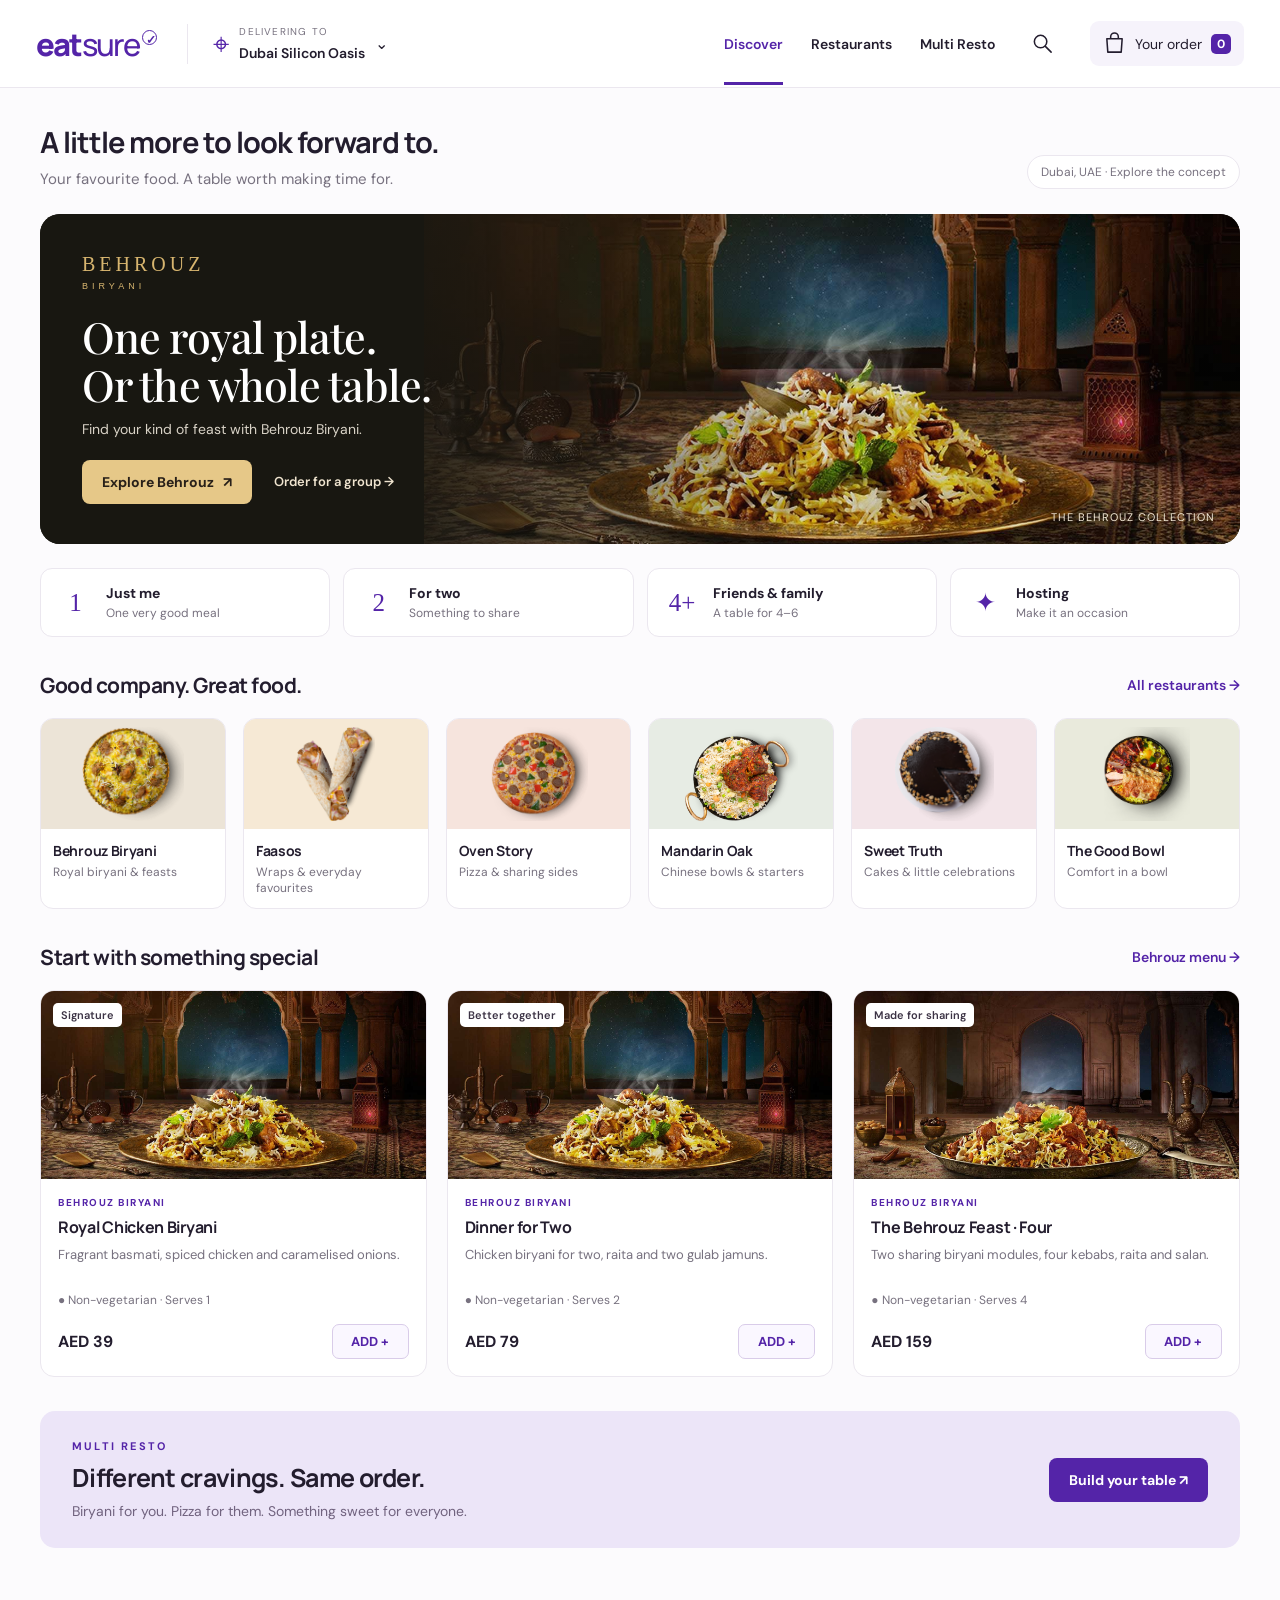
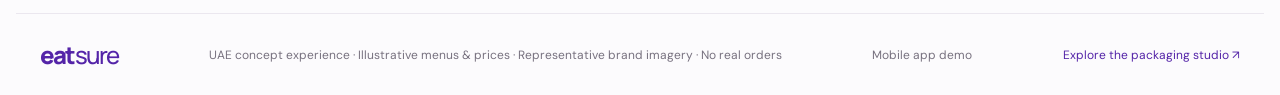
<file: index.html>
<!doctype html><html lang="en"><head><meta charset="utf-8"><meta name="viewport" content="width=device-width,initial-scale=1,viewport-fit=cover"><meta name="theme-color" content="#5424a8"><title>EatSure UAE · A little more to look forward to</title><meta name="description" content="Explore EatSure UAE and Behrouz Biryani in an interactive concept app, with an accompanying 3D packaging studio."><link rel="icon" href="data:image/svg+xml,%3Csvg xmlns='http://www.w3.org/2000/svg' viewBox='0 0 40 40'%3E%3Crect width='40' height='40' rx='12' fill='%235424a8'/%3E%3Ctext x='9' y='29' font-size='30' fill='white' font-family='sans-serif' font-weight='bold'%3Ee%3C/text%3E%3C/svg%3E"><link rel="stylesheet" href="styles.css"><link rel="stylesheet" href="mobile.css"><script type="importmap">{"imports":{"three":"./three.module.js"}}</script></head><body><header class="topbar"><div class="top-inner"><a href="#home" class="eatsure" aria-label="EatSure home">eat<span>sure</span><i>✓</i></a><button class="location" id="locationBtn"><span class="pin">⌖</span><span><small>DELIVERING TO</small><b id="locationText">Dubai Silicon Oasis</b></span><span>⌄</span></button><nav class="desktop-nav"><a href="#home" data-nav="home">Discover</a><a href="#brands" data-nav="brands">Restaurants</a><a href="#multi" data-nav="multi">Multi Resto</a></nav><button class="icon-button" id="searchBtn" aria-label="Search menu"><svg viewBox="0 0 24 24"><circle cx="10" cy="10" r="6.5"/><path d="m15 15 6 6"/></svg></button><button class="cart-button" id="cartBtn"><svg viewBox="0 0 24 24"><path d="M4 7h16l-1 14H5L4 7Zm4 0V5a4 4 0 0 1 8 0v2"/></svg><span>Your order</span><b id="cartCount">0</b></button></div></header><main id="app"></main><footer class="footer"><a href="#home" class="eatsure">eat<span>sure</span></a><span>UAE concept experience · Illustrative menus & prices · Representative brand imagery · No real orders</span><a href="mobile.html">Mobile app demo</a><a href="#packaging">Explore the packaging studio ↗</a></footer><nav class="mobile-nav" aria-label="App navigation"><a href="#home" data-nav="home"><svg viewBox="0 0 24 24" aria-hidden="true"><path d="m3 10 9-7 9 7v10H3Z"/><path d="M9 20v-7h6v7"/></svg><span>Home</span></a><a href="#brands" data-nav="brands"><svg viewBox="0 0 24 24" aria-hidden="true"><rect x="3" y="3" width="7" height="7" rx="2"/><rect x="14" y="3" width="7" height="7" rx="2"/><rect x="3" y="14" width="7" height="7" rx="2"/><rect x="14" y="14" width="7" height="7" rx="2"/></svg><span>Brands</span></a><a href="#multi" data-nav="multi"><svg viewBox="0 0 24 24" aria-hidden="true"><circle cx="12" cy="12" r="9"/><path d="M8 12h8m-4-4v8"/></svg><span>Multi Resto</span></a><a href="#packaging" data-nav="packaging"><svg viewBox="0 0 24 24" aria-hidden="true"><path d="m3 7 9-4 9 4v10l-9 4-9-4Z"/><path d="m3 7 9 5 9-5M12 12v9m-5-16 10 5"/></svg><span>Packaging</span></a><button id="mobileCart" aria-label="Open your order"><svg viewBox="0 0 24 24" aria-hidden="true"><path d="M4 7h16l-1 14H5ZM8 7V5a4 4 0 0 1 8 0v2"/></svg><span>Cart <b id="mobileCount">0</b></span></button></nav><dialog id="cartDialog" class="cart-dialog"><div id="cartContent"></div></dialog><dialog id="searchDialog" class="search-dialog"><div class="dialog-head"><h2>Find your next favourite</h2><button class="close" data-close="searchDialog" aria-label="Close search">×</button></div><label class="search-field"><svg viewBox="0 0 24 24"><circle cx="10" cy="10" r="6.5"/><path d="m15 15 6 6"/></svg><input id="searchInput" type="search" placeholder="Biryani, wraps, something sweet…"></label><div id="searchResults"></div></dialog><dialog id="locationDialog" class="small-dialog"><div class="dialog-head"><h2>Choose your neighbourhood</h2><button class="close" data-close="locationDialog" aria-label="Close location">×</button></div><p class="muted">Explore the concept in a Dubai neighbourhood.</p><div id="locations"></div></dialog><button class="mobile-cart-bar" id="mobileCartBar" data-open-cart hidden aria-label="View your order"><span><b id="mobileCartItems"></b><small id="mobileCartTotal"></small></span><span>View order</span></button><div id="toast" role="status" aria-live="polite"></div><script type="module" src="app.js"></script></body></html>
</file>
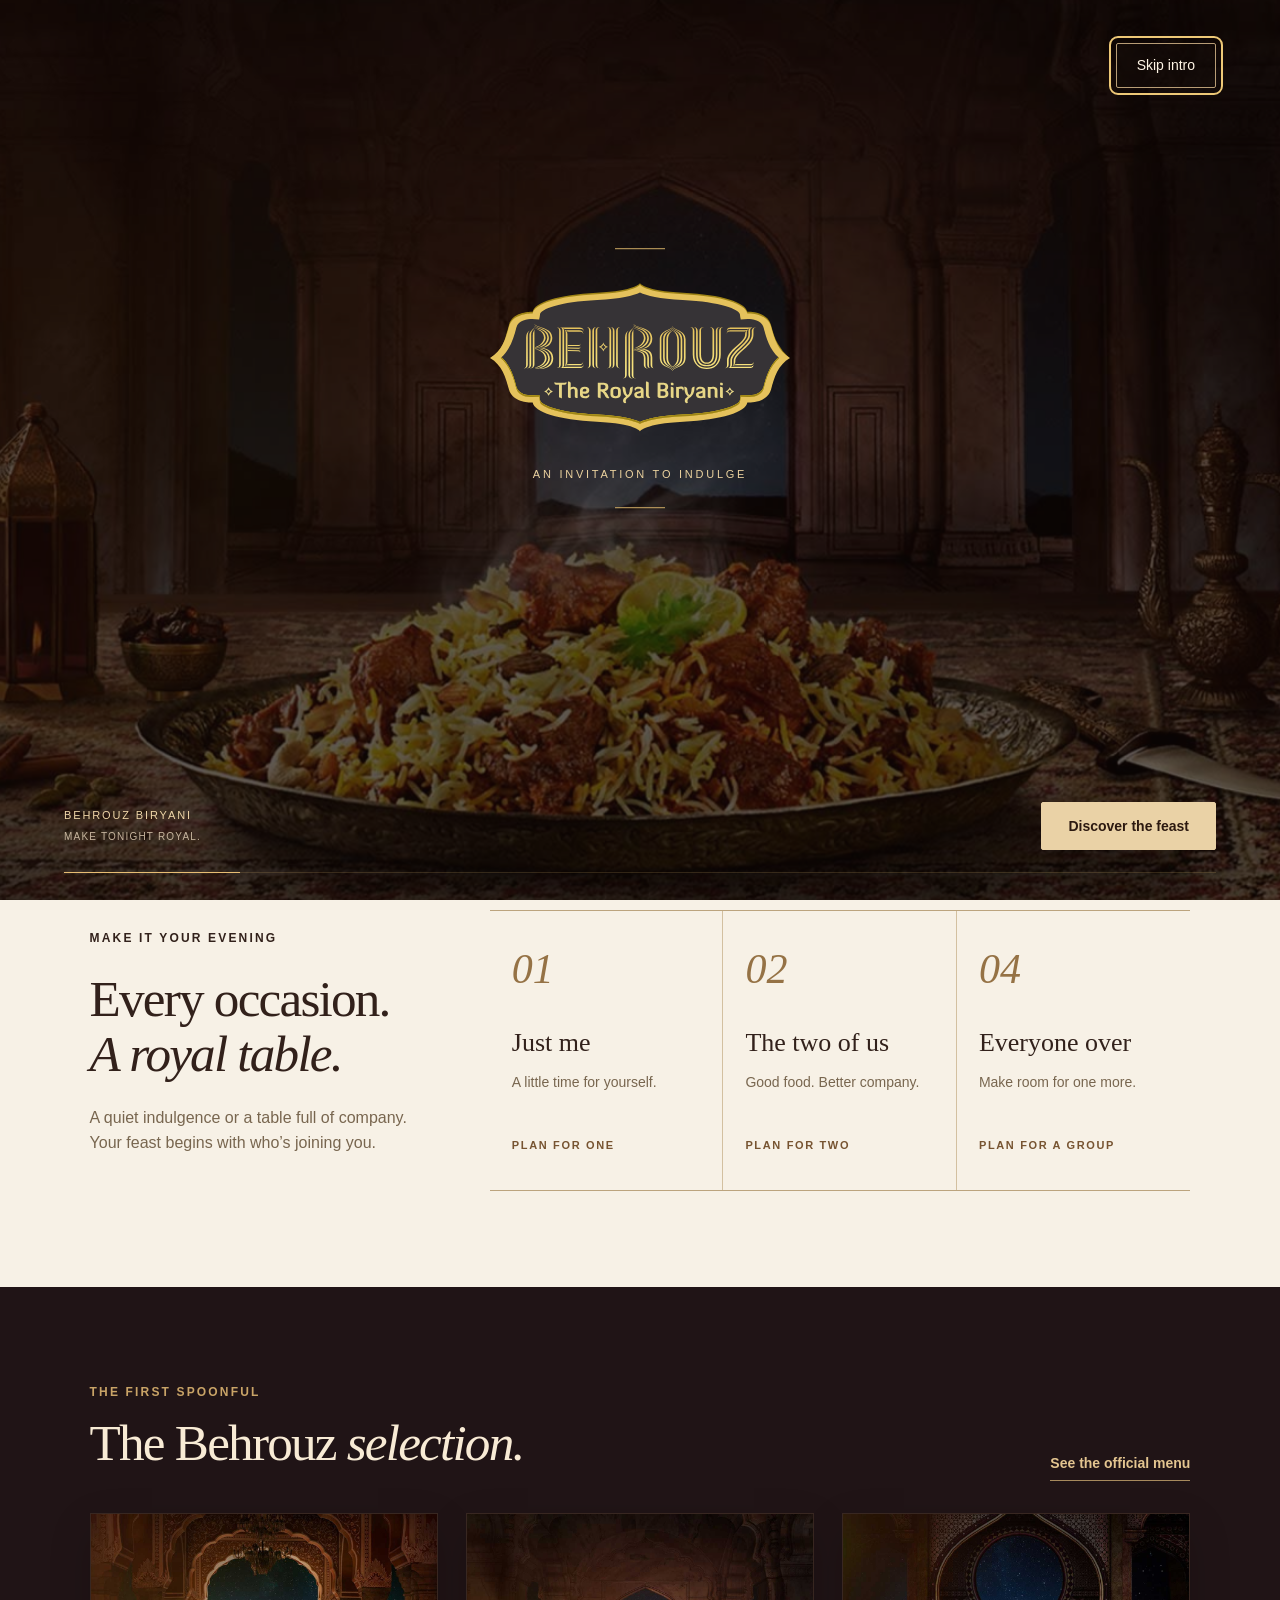
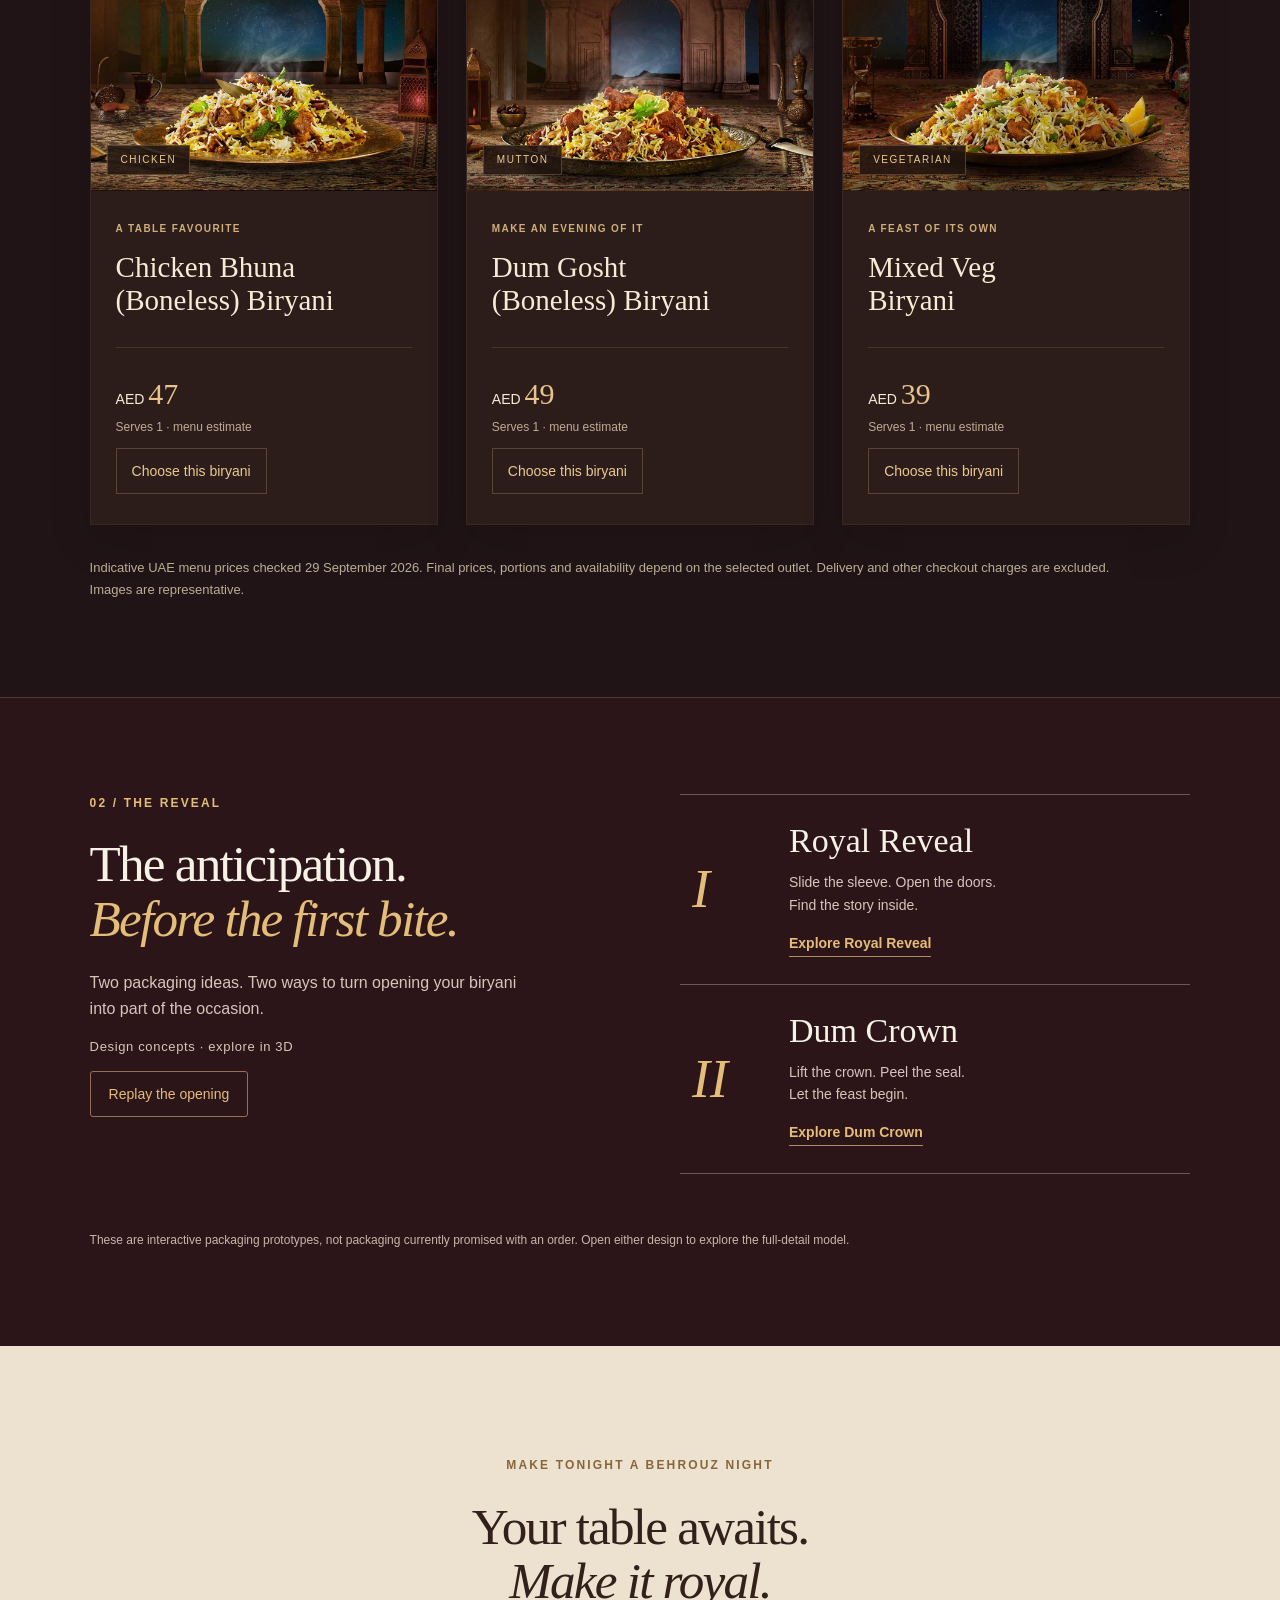
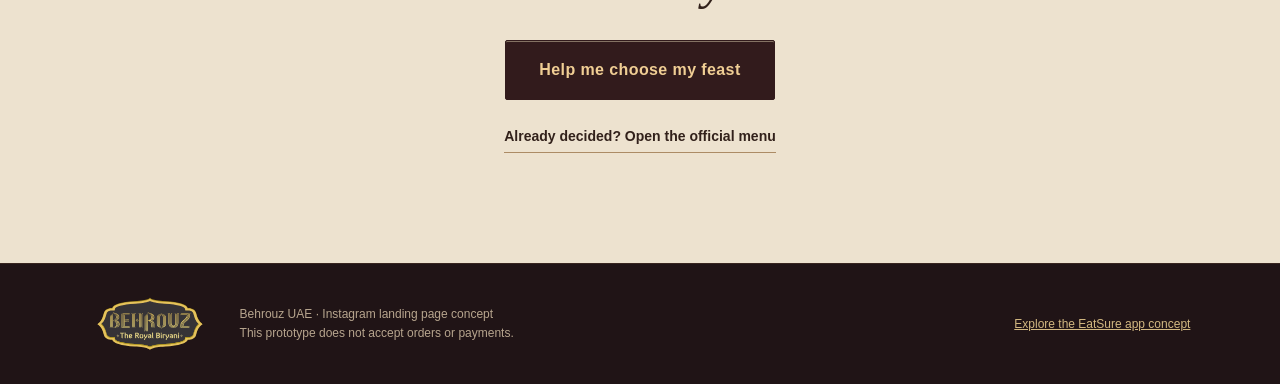
<file: behrouz.html>
<!doctype html>
<html lang="en"><head><meta charset="UTF-8"><meta name="viewport" content="width=device-width, initial-scale=1, viewport-fit=cover"><meta name="theme-color" content="#321719"><title>Behrouz Biryani · A feast worth pausing for</title><meta name="description" content="Find your Behrouz Biryani feast, explore two packaging concepts, and continue to the official UAE ordering menu."><link rel="icon" href="./behrouz-logo.svg" type="image/svg+xml"><link rel="stylesheet" href="behrouz.css"><link rel="stylesheet" href="brand-opening.css"><link rel="stylesheet" href="royal-landing.css"><script type="importmap">{"imports":{"three":"./three.module.js"}}</script><script type="module" src="behrouz.js"></script></head>
<body><a class="skip" href="#menu">Skip to the menu</a>
<header class="header"><a href="#" class="brand" aria-label="Behrouz Biryani home"><img src="./behrouz-logo.svg" alt="Behrouz Biryani" width="136" height="68"></a><nav aria-label="Main navigation"><a href="#menu">The menu</a><a href="#reveal">The reveal</a><button class="small-button" data-plan>Plan my feast</button></nav></header>
<main id="landing-main"><section class="hero"><img class="hero-image" src="./mutton-biryani.jpeg" alt="A platter of biryani against an ornate palace backdrop" width="1440" height="915" fetchpriority="high"><div class="hero-shade"></div><div class="hero-copy"><p class="eyebrow">BEHROUZ BIRYANI · UAE</p><h1>A feast worth<br><em>pausing for.</em></h1><p>Your evening deserves a little grandeur.<br>Let’s make it a Behrouz night.</p><div class="hero-actions"><button class="gold-button" data-plan>Plan my feast</button><a class="text-link" href="#menu">Explore the menu</a></div><span class="hero-caption">One quiet night. A table for two. Everyone over.</span></div><div class="hero-footer"><span>THE SCROLL STOPS. THE FEAST BEGINS.</span><span>01 / THE INVITATION</span></div></section>
<section class="occasions section" aria-labelledby="occasion-title"><div class="section-intro"><p class="eyebrow">MAKE IT YOUR EVENING</p><h2 id="occasion-title">Every occasion.<br><em>A royal table.</em></h2><p>A quiet indulgence or a table full of company.<br>Your feast begins with who’s joining you.</p></div><div class="occasion-grid"><button data-plan="1"><span class="occasion-number">01</span><h3>Just me</h3><p>A little time for yourself.</p><span class="occasion-label">PLAN FOR ONE</span></button><button data-plan="2"><span class="occasion-number">02</span><h3>The two of us</h3><p>Good food. Better company.</p><span class="occasion-label">PLAN FOR TWO</span></button><button data-plan="4"><span class="occasion-number">04</span><h3>Everyone over</h3><p>Make room for one more.</p><span class="occasion-label">PLAN FOR A GROUP</span></button></div></section>
<section id="menu" class="menu-section section"><div class="section-heading"><div><p class="eyebrow">THE FIRST SPOONFUL</p><h2>The Behrouz <em>selection.</em></h2></div><a class="text-link dark" href="https://order.behrouzbiryani.com/menu" target="_blank" rel="noopener">See the official menu</a></div><p class="menu-swipe-hint">Swipe to explore the selection</p><div class="menu-grid"><article class="dish"><div class="dish-image"><img src="./chicken-biryani.jpeg" alt="Chicken biryani serving suggestion" loading="lazy" width="1440" height="915"><span>CHICKEN</span></div><div class="dish-copy"><p class="eyebrow">A TABLE FAVOURITE</p><h3>Chicken Bhuna<br>(Boneless) Biryani</h3><div class="dish-bottom"><span>AED <strong>47</strong><small>Serves 1 · menu estimate</small></span><button data-dish="chicken" aria-label="Plan a feast with Chicken Bhuna Biryani">Choose this biryani</button></div></div></article><article class="dish"><div class="dish-image"><img src="./mutton-biryani.jpeg" alt="Mutton biryani serving suggestion" loading="lazy" width="1440" height="915"><span>MUTTON</span></div><div class="dish-copy"><p class="eyebrow">MAKE AN EVENING OF IT</p><h3>Dum Gosht<br>(Boneless) Biryani</h3><div class="dish-bottom"><span>AED <strong>49</strong><small>Serves 1 · menu estimate</small></span><button data-dish="mutton" aria-label="Plan a feast with Dum Gosht Biryani">Choose this biryani</button></div></div></article><article class="dish"><div class="dish-image"><img src="./veg-biryani.jpeg" alt="Vegetable biryani serving suggestion" loading="lazy" width="1440" height="915"><span>VEGETARIAN</span></div><div class="dish-copy"><p class="eyebrow">A FEAST OF ITS OWN</p><h3>Mixed Veg<br>Biryani</h3><div class="dish-bottom"><span>AED <strong>39</strong><small>Serves 1 · menu estimate</small></span><button data-dish="veg" aria-label="Plan a vegetarian feast">Choose this biryani</button></div></div></article></div><p class="fine-print">Indicative UAE menu prices checked 29 September 2026. Final prices, portions and availability depend on the selected outlet. Delivery and other checkout charges are excluded. Images are representative.</p></section>
<section id="reveal" class="reveal section"><div><p class="eyebrow">02 / THE REVEAL</p><h2>The anticipation.<br><em>Before the first bite.</em></h2><p>Two packaging ideas. Two ways to turn opening your biryani into part of the occasion.</p><p class="concept-note">Design concepts · explore in 3D</p><button id="replay-opening" class="replay-opening">Replay the opening</button></div><div class="reveal-designs"><button data-reveal="royal"><span class="design-index">I</span><div><h3>Royal Reveal</h3><p>Slide the sleeve. Open the doors.<br>Find the story inside.</p><span class="text-link">Explore Royal Reveal</span></div></button><button data-reveal="dum"><span class="design-index">II</span><div><h3>Dum Crown</h3><p>Lift the crown. Peel the seal.<br>Let the feast begin.</p><span class="text-link">Explore Dum Crown</span></div></button></div><p class="fine-print">These are interactive packaging prototypes, not packaging currently promised with an order. Open either design to explore the full-detail model.</p></section>
<section class="closing section"><p class="eyebrow">MAKE TONIGHT A BEHROUZ NIGHT</p><h2>Your table awaits.<br><em>Make it royal.</em></h2><button class="gold-button" data-plan>Help me choose my feast</button><a href="https://order.behrouzbiryani.com/menu" target="_blank" rel="noopener" class="text-link dark">Already decided? Open the official menu</a></section></main>
<footer class="footer"><img src="./behrouz-logo.svg" alt="Behrouz Biryani" width="120" height="60"><p>Behrouz UAE · Instagram landing page concept<br>This prototype does not accept orders or payments.</p><a href="mobile.html">Explore the EatSure app concept</a></footer>
<div class="mobile-cta"><span>Your royal table awaits.<br><b>Choose your evening’s feast.</b></span><button class="gold-button" data-plan>Plan my feast</button></div>
<dialog id="planner" aria-labelledby="planner-title"><div class="dialog-top"><div><p class="eyebrow">YOUR FEAST CONCIERGE</p><h2 id="planner-title">Let’s set the table.</h2></div><button class="close" data-close="planner" aria-label="Close feast planner">×</button></div><div id="planner-body"></div></dialog>
<dialog id="packaging-dialog" aria-labelledby="packagingTitle"><div class="dialog-top"><div><p class="eyebrow">PACKAGING CONCEPT</p><h2 id="packagingTitle">Explore the reveal</h2></div><button class="close" data-close="packaging-dialog" aria-label="Close packaging viewer">×</button></div><p id="packagingSubtitle" class="viewer-subtitle"></p><div class="design-tabs"><button data-pack-design="royal">Royal Reveal</button><button data-pack-design="dum">Dum Crown</button></div><div class="model-stage"><canvas id="modelCanvas"></canvas><div id="modelStatus" role="status">Loading the design…</div><div id="modelError" hidden></div><div class="model-overlay"><span class="eyebrow"></span><span id="modelStateLabel"></span></div></div><div class="studio-controls"><div id="modelModes" class="model-modes"></div><div class="animation-row"><button id="playModel">Play animation</button><label for="explodeRange">Progress</label><input id="explodeRange" type="range" min="0" max="100" value="0"><output id="animationProgress">0%</output><button id="resetModel">Reset</button></div></div><p class="viewer-help">Drag to rotate · pinch or scroll to zoom. Concept only; not an orderable packaging option.</p><div hidden><h3 id="exploreDesignTitle"></h3><div id="modelLayers"></div><div id="modelSteps"></div><span id="caseDimensions"></span><span id="moduleCount"></span><h3 id="componentTitle"></h3><p id="componentDetail"></p></div></dialog>
<dialog id="brand-opening" class="brand-opening" data-scene="brand" aria-label="Behrouz Biryani opening advertisement" aria-describedby="opening-description">
<div class="ad-picture" aria-hidden="true"><img id="ad-royal-image" src="./mutton-biryani.jpeg" alt="" width="1440" height="915" fetchpriority="high"></div><div class="ad-shade" aria-hidden="true"></div>
<div class="opening-top"><img class="ad-corner-logo" src="./behrouz-logo.svg" width="164" height="83" alt="Behrouz Biryani"><button id="skip-opening" class="skip-opening">Skip intro</button></div>
<div class="ad-brand-card" aria-hidden="true"><span class="ad-brand-line"></span><img src="./behrouz-logo.svg" width="340" height="171" alt=""><p>AN INVITATION TO INDULGE</p><span class="ad-brand-line"></span></div>
<div class="ad-copy"><p class="ad-kicker">THE BEHROUZ EXPERIENCE</p><div class="ad-headlines"><h2 class="ad-grain">Every grain.<br><em>A little grandeur.</em></h2><h2 class="ad-royal">A feast fit<br><em>for royalty.</em></h2></div><p class="ad-description" id="opening-description">Turn an ordinary evening into a royal occasion.</p></div>
<div class="box-opening-copy"><p class="eyebrow">YOUR ROYAL INVITATION</p><h2 id="box-opening-title">A little ceremony.<br><em>Just for you.</em></h2></div><div id="box-opening-stage" class="box-opening-stage"><canvas id="box-opening-canvas" aria-label="Royal Reveal biryani packaging: the sleeve slides off, the doors open, and the story card is revealed"></canvas><p id="box-loading" role="status">Preparing your royal reveal…</p></div><div class="opening-bottom"><p id="box-opening-hint" class="box-opening-hint" role="status">Royal Reveal · Packaging concept</p><div class="ad-signoff"><span>BEHROUZ BIRYANI</span><span>MAKE TONIGHT ROYAL.</span></div><button class="ad-enter" id="enter-feast">Discover the feast</button><div class="opening-progress" aria-hidden="true"><span id="opening-progress-fill"></span></div></div>
</dialog><script type="module" src="brand-opening.js"></script>
</body></html>
</file>
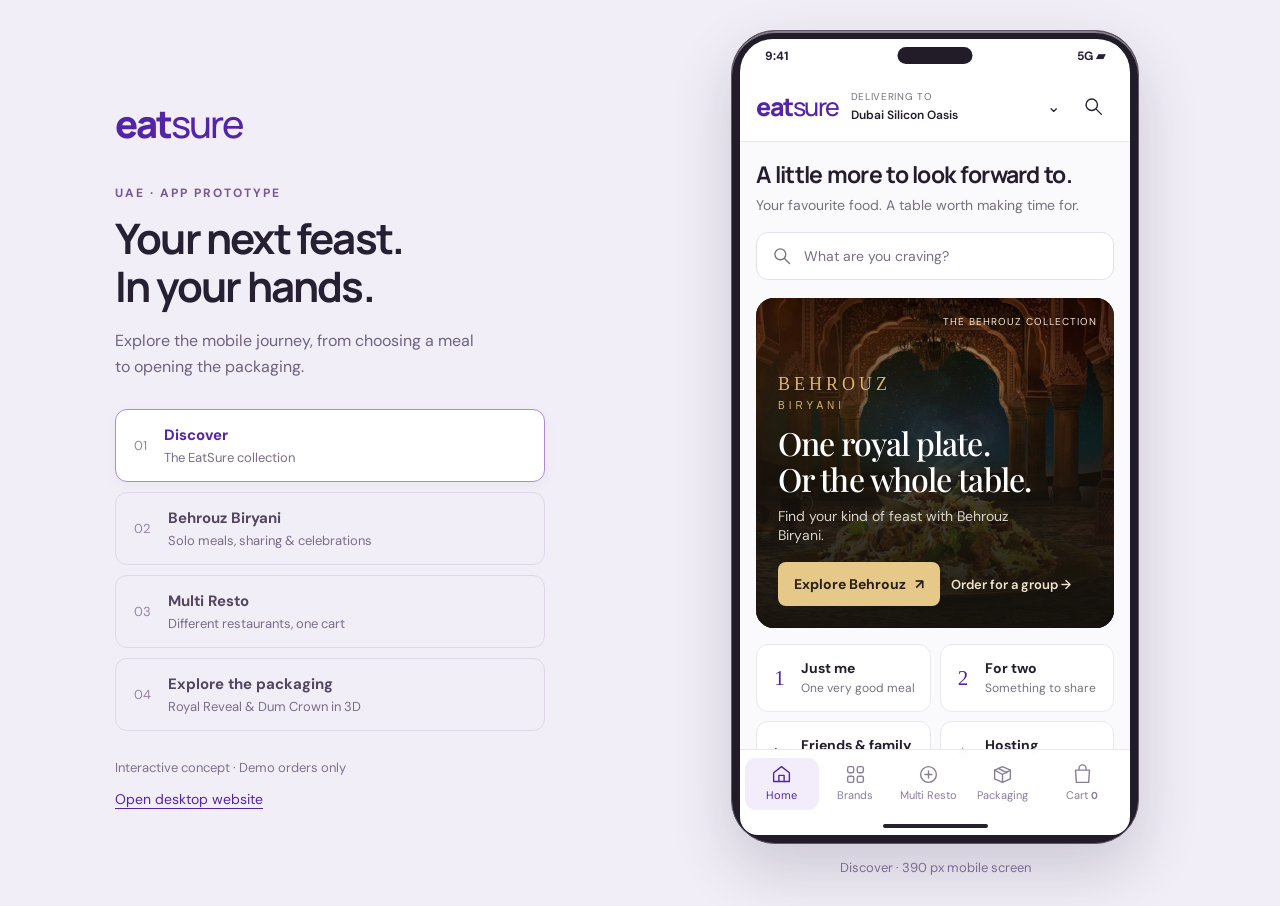
<file: mobile.html>
<!doctype html>
<html lang="en"><head><meta charset="utf-8"><meta name="viewport" content="width=device-width,initial-scale=1"><meta name="theme-color" content="#5424a8"><title>EatSure UAE · Mobile app preview</title><link rel="stylesheet" href="mobile-preview.css"><script src="mobile-preview.js" defer></script></head>
<body><main class="presentation"><aside class="presentation-notes"><a class="wordmark" href="./index.html">eat<span>sure</span></a><p class="kicker">UAE · APP PROTOTYPE</p><h1>Your next feast.<br>In your hands.</h1><p class="intro">Explore the mobile journey, from choosing a meal to opening the packaging.</p><nav class="screen-shortcuts" aria-label="Preview screens"><button data-screen="home" class="active"><span>01</span><div><b>Discover</b><small>The EatSure collection</small></div></button><button data-screen="brand/behrouz"><span>02</span><div><b>Behrouz Biryani</b><small>Solo meals, sharing & celebrations</small></div></button><button data-screen="multi"><span>03</span><div><b>Multi Resto</b><small>Different restaurants, one cart</small></div></button><button data-screen="packaging"><span>04</span><div><b>Explore the packaging</b><small>Royal Reveal & Dum Crown in 3D</small></div></button></nav><p class="preview-note">Interactive concept · Demo orders only</p><a class="desktop-link" href="./index.html">Open desktop website</a></aside><section class="device-area" aria-label="Interactive mobile app"><div class="device"><div class="device-top" aria-hidden="true"><span>9:41</span><span class="device-speaker"></span><span>5G ▰</span></div><iframe id="appFrame" title="EatSure mobile app prototype" src="./index.html?mobile=1#home" allow="fullscreen"></iframe><div class="device-bottom" aria-hidden="true"><span></span></div></div><p class="screen-caption" id="screenCaption" aria-live="polite">Discover · 390 px mobile screen</p></section></main></body></html>
</file>
<file: styles.css>
@import url('https://fonts.googleapis.com/css2?family=DM+Sans:wght@400;500;600;700&family=Manrope:wght@400;500;600;700;800&family=Playfair+Display:wght@500;600;700&display=swap');
:root{--purple:#5424a8;--ink:#231d2e;--muted:#77717f;--line:#ebe7ef;--paper:#fff;--light:#f6f3fb;--gold:#c19a56}*{box-sizing:border-box}body{margin:0;background:#fcfbfd;color:var(--ink);font-family:'DM Sans',Arial,sans-serif;font-size:16px}button,input,select{font:inherit}button,a,input,select{-webkit-tap-highlight-color:transparent}button,a{touch-action:manipulation}button{cursor:pointer}a{color:inherit;text-decoration:none}button{border:0;background:none;color:inherit}button:focus-visible,a:focus-visible,input:focus-visible,select:focus-visible{outline:3px solid #ac82f0;outline-offset:4px}button:disabled{opacity:.5;cursor:not-allowed}svg{width:23px;height:23px;fill:none;stroke:currentColor;stroke-width:1.6;stroke-linecap:round;stroke-linejoin:round}h1,h2,h3,p{margin:0}h1,h2,h3{font-family:Manrope,Arial,sans-serif}img{max-width:100%;display:block}small,.small{font-size:13px}.muted{color:var(--muted)}.topbar{height:88px;background:white;border-bottom:1px solid var(--line);position:sticky;top:0;z-index:30}.top-inner{max-width:1320px;height:100%;margin:auto;display:flex;align-items:center;gap:30px;padding:0 36px}.eatsure{font-family:Manrope,sans-serif;font-weight:800;font-size:31px;letter-spacing:-1.8px;color:var(--purple);white-space:nowrap}.eatsure span{font-weight:500}.eatsure i{font-size:12px;border:1px solid;border-radius:50%;display:inline-grid;place-items:center;width:15px;height:15px;vertical-align:top;margin:7px 0 0 3px;font-style:normal}.location{display:flex;align-items:center;gap:10px;text-align:left;padding-left:25px;border-left:1px solid var(--line)}.location small{font-size:10px;letter-spacing:1.2px;color:var(--muted);display:block;margin-bottom:4px}.location b{font-size:14px;font-weight:600}.pin{font-size:29px;color:var(--purple)}.desktop-nav{display:flex;align-items:center;gap:28px;margin-left:auto;font-size:14px;font-weight:600}.desktop-nav a{padding:32px 0}.desktop-nav a.active{color:var(--purple);box-shadow:inset 0 -3px var(--purple)}.icon-button{display:grid;place-items:center}.cart-button{display:flex;gap:9px;align-items:center;background:var(--light);padding:11px 13px;border-radius:9px;font-size:14px}.cart-button b{background:var(--purple);color:white;border-radius:5px;padding:2px 6px;font-size:12px}main{max-width:1248px;min-height:65vh;margin:0 auto;padding:34px 24px 65px}.eyebrow{font-size:11px;letter-spacing:2.2px;font-weight:700;text-transform:uppercase}.page-intro{display:flex;justify-content:space-between;align-items:flex-end;margin-bottom:25px;gap:20px}.page-intro h1{font-size:29px;letter-spacing:-1px;margin-bottom:7px}.page-intro p{font-size:15px;color:var(--muted)}.tiny-pill{padding:8px 13px;border:1px solid var(--line);border-radius:30px;font-size:12px;white-space:nowrap;color:var(--muted);background:white}.hero{height:330px;position:relative;overflow:hidden;border-radius:20px;background:#181711;color:white;display:flex;align-items:center}.hero>img{position:absolute;width:68%;height:100%;right:0;object-fit:cover;object-position:center}.hero:after{content:'';position:absolute;inset:0;background:linear-gradient(90deg,#181711 2%,rgba(24,23,17,.95) 27%,rgba(24,23,17,.1) 65%)}.hero-copy{position:relative;z-index:1;padding:35px 42px;width:55%}.behrouz-mark{color:#d7b56f;font-family:Georgia,serif;font-size:20px;letter-spacing:4px;line-height:1.05;margin-bottom:20px}.behrouz-mark small{display:block;font-family:Arial,sans-serif;font-size:9px;letter-spacing:4px;margin-top:7px}.hero h2{font-family:'Playfair Display',Georgia,serif;font-size:43px;line-height:1.12;font-weight:500;letter-spacing:-.9px}.hero p{font-size:14px;color:#d9d3c7;margin-top:12px;margin-bottom:22px}.button{display:inline-flex;justify-content:center;align-items:center;gap:9px;border-radius:8px;padding:13px 20px;font-size:14px;font-weight:700;background:var(--purple);color:white;transition:transform .18s,background .18s}.button:hover{background:#431b8c;transform:translateY(-1px)}.button.gold{background:#e6c888;color:#282019}.button.white{background:white;color:var(--ink)}.button.outline{background:transparent;color:var(--purple);border:1px solid #d7cae9}.button.full{width:100%}.hero-links{display:flex;gap:12px;align-items:center}.hero-links .text-link{color:#efe4cf;font-size:13px;padding:10px}.hero-tag{position:absolute;z-index:2;bottom:20px;right:25px;font-size:11px;letter-spacing:1px;color:#f1e7d5}.section{margin-top:34px}.section-head{display:flex;align-items:center;justify-content:space-between;gap:12px;margin-bottom:19px}.section-head h2{font-size:21px;letter-spacing:-.5px}.text-link{font-size:14px;font-weight:600;color:var(--purple)}.mission-row{display:grid;grid-template-columns:repeat(4,1fr);gap:13px;margin:24px 0 0}.mission{display:flex;align-items:center;gap:13px;background:white;border:1px solid var(--line);border-radius:12px;text-align:left;padding:15px 17px;transition:all .2s}.mission:hover,.mission.active{border-color:#aa83d6;background:#f7f2ff}.mission-icon{font-family:Georgia,serif;font-size:25px;width:35px;text-align:center;color:var(--purple)}.mission b{display:block;font-size:14px}.mission small{display:block;color:var(--muted);margin-top:3px;font-size:12px}.brand-row{display:grid;grid-template-columns:repeat(6,1fr);gap:17px}.brand-card{background:white;border:1px solid var(--line);border-radius:13px;overflow:hidden;text-align:left;transition:transform .2s}.brand-card:hover{transform:translateY(-4px)}.brand-card img{width:100%;height:110px;object-fit:cover}.brand-card .brand-label{padding:12px}.brand-card h3{font-size:14px;letter-spacing:-.3px}.brand-card p{font-size:12px;color:var(--muted);margin-top:4px}.brand-initial{font-family:Georgia,serif;font-size:28px;font-weight:bold}.menu-grid{display:grid;grid-template-columns:repeat(3,1fr);gap:20px}.food-card{background:white;border:1px solid var(--line);border-radius:14px;overflow:hidden}.food-image{height:188px;position:relative;overflow:hidden}.food-image img{width:100%;height:100%;object-fit:cover;transition:transform .35s}.food-card:hover .food-image img{transform:scale(1.045)}.food-badge{position:absolute;top:12px;left:12px;background:white;color:#3c3345;font-size:11px;border-radius:5px;padding:5px 8px;font-weight:600}.food-body{padding:17px}.food-brand{font-size:10px;letter-spacing:1.5px;font-weight:700;color:var(--purple);text-transform:uppercase;margin-bottom:7px}.food-body h3{font-size:16px;letter-spacing:-.3px}.food-body p{font-size:13px;color:var(--muted);line-height:1.5;margin-top:7px;min-height:39px}.food-meta{font-size:12px;color:var(--muted);margin-top:8px}.food-bottom{display:flex;justify-content:space-between;align-items:center;margin-top:16px}.price{font-size:16px;font-weight:700}.add{border:1px solid #d9cce9;color:var(--purple);border-radius:7px;padding:8px 18px;background:#faf7ff;font-size:13px;font-weight:700;min-width:77px}.qty{display:flex;align-items:center;justify-content:space-between;gap:15px;border:1px solid #d9cce9;border-radius:7px;background:#faf7ff;color:var(--purple);min-width:100px}.qty button{padding:7px 10px;font-weight:700}.qty b{font-size:14px}.ecosystem-banner{display:flex;align-items:center;justify-content:space-between;gap:25px;background:#ece5f8;border-radius:15px;padding:28px 32px}.ecosystem-banner h2{font-size:25px;letter-spacing:-.7px;margin:7px 0}.ecosystem-banner p{color:#71637f;font-size:14px}.ecosystem-banner .eyebrow{color:var(--purple)}.footer{max-width:1248px;margin:auto;padding:24px;border-top:1px solid var(--line);display:flex;align-items:center;justify-content:space-between;gap:20px;font-size:12px;color:var(--muted)}.footer .eatsure{font-size:24px}.footer>a:last-child{color:var(--purple)}.mobile-nav{display:none}.back{font-size:13px;color:var(--muted);display:inline-flex;gap:6px;margin-bottom:22px}.brand-hero{height:280px}.brand-hero h1{font-family:'Playfair Display',Georgia,serif;font-size:40px;line-height:1.1}.brand-hero .hero-copy{width:58%;padding:30px 38px}.brand-hero .behrouz-mark{margin-bottom:17px}.brand-hero p{max-width:330px;margin-bottom:0}.brand-details{display:flex;gap:16px;margin-top:17px;font-size:12px;color:#ddcfb7}.brand-tools{display:flex;align-items:center;justify-content:space-between;gap:20px;margin-top:24px}.tabs{display:flex;gap:8px;overflow:auto;padding:2px 0 8px}.tab{padding:10px 17px;border-radius:7px;white-space:nowrap;border:1px solid var(--line);font-size:13px;background:white}.tab.active{background:var(--purple);color:white;border-color:var(--purple)}.diet-toggle{display:flex;gap:7px;align-items:center;font-size:13px;white-space:nowrap}.diet-toggle input{accent-color:var(--purple);width:16px;height:16px}.selection-note{margin:12px 0 22px;display:flex;justify-content:space-between;gap:16px;align-items:center;background:#f4effa;border-radius:10px;padding:15px 18px}.selection-note h3{font-size:15px;margin-bottom:4px}.selection-note p{font-size:13px;color:var(--muted)}.size-picker{display:flex;gap:5px}.size-picker button{border:1px solid #dacfe9;border-radius:6px;min-width:34px;padding:7px;background:white;font-size:13px}.size-picker button.active{background:var(--purple);color:white}.empty{padding:50px 20px;text-align:center;color:var(--muted);background:var(--light);border-radius:12px}.empty h3{color:var(--ink);margin-bottom:10px}.empty .button{margin-top:20px}.multi-banner{background:#efe8fa;padding:30px 34px;border-radius:18px;margin-bottom:25px}.multi-banner h1{font-size:35px;letter-spacing:-1.2px;margin:8px 0}.multi-banner p{color:#76678c;font-size:15px}.selected-brands{display:flex;gap:8px;flex-wrap:wrap;margin-top:18px}.selected-brands span{border:1px solid #ccb9e9;border-radius:30px;padding:7px 13px;background:white;font-size:12px}.multi-brand{display:flex;align-items:center;justify-content:space-between;margin:30px 0 17px}.multi-brand h2{font-size:23px}.cart-dialog{position:fixed;margin:0 0 0 auto;height:100dvh;max-height:100dvh;width:460px;max-width:100%;border:0;padding:0;box-shadow:-12px 0 60px #25143b22}.cart-dialog::backdrop,.search-dialog::backdrop,.small-dialog::backdrop{background:#18121d75;backdrop-filter:blur(3px)}.dialog-head{display:flex;align-items:center;justify-content:space-between;padding:25px;border-bottom:1px solid var(--line)}.dialog-head h2{font-size:23px;letter-spacing:-.6px}.close{font-size:29px;line-height:1;padding:5px;color:var(--muted)}.cart-scroll{padding:20px 25px;max-height:calc(100dvh - 315px);overflow:auto}.cart-item{display:flex;gap:13px;padding:16px 0;border-bottom:1px solid var(--line)}.cart-item img{width:70px;height:70px;object-fit:cover;border-radius:8px}.cart-item h3{font-size:14px;margin:4px 0}.cart-item small{font-size:11px;color:var(--muted)}.cart-item .qty{min-width:85px;gap:6px}.cart-item-bottom{display:flex;align-items:center;justify-content:space-between;gap:15px;margin-top:8px}.cart-item-content{flex:1}.cart-summary{padding:22px 25px;border-top:1px solid var(--line);background:white}.cart-line{display:flex;justify-content:space-between;font-size:14px;margin-bottom:10px}.cart-line.total{font-size:18px;font-weight:700;margin:16px 0}.demo-note{font-size:12px;color:var(--muted);line-height:1.5;text-align:center;margin-top:12px}.search-dialog,.small-dialog{border:0;border-radius:16px;width:620px;max-width:calc(100% - 30px);padding:0;max-height:85dvh}.small-dialog{width:440px}.small-dialog>p{padding:20px 25px 0;font-size:14px}.search-field{display:flex;align-items:center;gap:10px;margin:20px 25px;border:1px solid #cbbbdd;border-radius:8px;padding:13px}.search-field input{border:0;outline:none!important;flex:1;min-width:0}#searchResults{padding:0 25px 25px;max-height:55vh;overflow:auto}.search-result{display:flex;align-items:center;gap:14px;padding:13px 0;border-bottom:1px solid var(--line)}.search-result img{width:60px;height:60px;object-fit:cover;border-radius:7px}.search-result h3{font-size:14px}.search-result p{font-size:12px;color:var(--muted);margin-top:5px}.search-result .add,.search-result .qty{margin-left:auto}#locations{padding:20px 25px}#locations button{display:block;width:100%;text-align:left;padding:15px;border:1px solid var(--line);margin-bottom:8px;border-radius:7px}#toast{position:fixed;left:50%;bottom:30px;transform:translate(-50%,20px);background:#282032;color:white;padding:13px 22px;border-radius:9px;z-index:100;opacity:0;pointer-events:none;transition:.2s;font-size:14px;box-shadow:0 8px 35px #0002}#toast.show{opacity:1;transform:translate(-50%,0)}.checkout{max-width:900px;margin:auto}.checkout-layout{display:grid;grid-template-columns:1fr 330px;gap:30px}.panel{background:white;border:1px solid var(--line);border-radius:13px;padding:26px;margin-bottom:20px}.panel h2{font-size:19px;margin-bottom:18px}.panel p{font-size:14px;line-height:1.6}.form-field{display:block;font-size:13px;margin-top:18px}.form-field input,.form-field select{display:block;width:100%;padding:12px;margin-top:8px;border:1px solid #d9d2e0;border-radius:7px;background:white}.order-success{max-width:680px;margin:auto}.success-icon{font-size:35px;border-radius:50%;background:#e6f3e8;color:#29894a;width:65px;height:65px;display:grid;place-items:center;margin:0 auto 20px}.order-success>h1,.order-success>p{text-align:center}.order-success>p{margin:12px 0 30px;color:var(--muted)}.steps{display:flex;justify-content:space-between;gap:12px;padding:20px 0}.steps div{font-size:12px;color:var(--muted);flex:1}.steps b{display:block;background:#ece7f2;width:30px;height:30px;display:grid;place-items:center;border-radius:50%;margin-bottom:10px}.steps .done b{background:var(--purple);color:white}.steps .done{color:var(--purple)}.studio-header{display:flex;justify-content:space-between;gap:20px;margin-bottom:25px}.studio-header h1{font-family:'Playfair Display',Georgia,serif;font-size:38px;margin-top:8px}.studio-header p{font-size:14px;color:var(--muted);margin-top:9px}.studio{display:grid;grid-template-columns:minmax(0,1fr) 310px;border:1px solid var(--line);border-radius:18px;overflow:hidden;background:white}.model-stage{height:570px;position:relative;background:radial-gradient(ellipse at 50% 40%,#f2ede4,#ddd7cf)}#modelCanvas{width:100%;height:100%;display:block;touch-action:none}.model-overlay{position:absolute;left:24px;top:23px;pointer-events:none}.model-overlay .eyebrow{font-size:10px;color:#655a49}.model-overlay p{font-size:13px;margin-top:7px}.model-help{position:absolute;left:20px;bottom:20px;border-radius:30px;background:#fff9;padding:8px 13px;font-size:11px;color:#6c6254}.model-fallback{padding:50px;line-height:1.7}.studio-controls{padding:25px;border-left:1px solid var(--line)}.studio-controls h2{font-size:18px;margin-bottom:6px}.studio-controls>p{font-size:13px;line-height:1.55;color:var(--muted)}.control-block{border-top:1px solid var(--line);margin-top:23px;padding-top:20px}.control-block label{display:block;font-size:12px;font-weight:700;margin-bottom:12px;letter-spacing:.4px}.control-block .tabs{flex-wrap:wrap;gap:6px}.control-block .tab{padding:8px 12px;font-size:12px}.control-block input[type=range]{width:100%;accent-color:var(--purple)}.layer-list{display:grid;gap:8px}.layer-button{text-align:left;padding:10px 12px;border:1px solid var(--line);border-radius:7px;font-size:12px}.layer-button.active{border-color:var(--gold);background:#fcf7ed}.studio-caption{margin-top:20px;padding:21px 25px;border:1px solid var(--line);border-radius:12px;background:white;display:grid;grid-template-columns:1fr 1fr;gap:30px}.studio-caption h3{font-size:15px;margin-bottom:8px}.studio-caption p{font-size:13px;line-height:1.7;color:var(--muted)}.tier-matrix{width:100%;border-collapse:collapse;font-size:13px;background:white;margin-top:15px}.tier-matrix th,.tier-matrix td{text-align:left;padding:15px 14px;border-bottom:1px solid var(--line)}.tier-matrix th{color:var(--muted);font-size:11px;font-weight:500;text-transform:uppercase;letter-spacing:1px}.tier-matrix tr.active{background:#f5effc}.studio-link{display:flex;justify-content:space-between;align-items:center;gap:20px;padding:22px 26px;background:#f1ece3;border-radius:12px}.studio-link p{font-size:13px;color:#776b57;margin-top:5px}.studio-link h3{font-family:Georgia,serif;font-size:22px;font-weight:400}.view-enter{animation:enter .3s ease-out}@keyframes enter{from{opacity:0;transform:translateY(7px)}to{opacity:1;transform:translateY(0)}}
@media(max-width:1100px){.top-inner{gap:19px;padding:0 24px}.desktop-nav{gap:17px}.location{padding-left:18px}.brand-row{gap:12px}.brand-card h3{font-size:12px}.studio{grid-template-columns:minmax(0,1fr) 280px}}
@media(max-width:850px){.desktop-nav{display:none}.top-inner{gap:18px}.location{margin-right:auto}.menu-grid{grid-template-columns:repeat(2,1fr)}.brand-row{grid-template-columns:repeat(3,1fr)}.brand-card h3{font-size:14px}.brand-card img{height:130px}.hero-copy{width:65%;padding:28px}.hero h2{font-size:37px}.hero:after{background:linear-gradient(90deg,#181711 0%,#181711e0 35%,#18171110 85%)}.hero>img{width:80%}.mission{padding:13px 10px;gap:5px}.mission-icon{width:28px;font-size:21px}.mission small{font-size:11px}.studio{grid-template-columns:1fr}.studio-controls{border-left:0;border-top:1px solid var(--line);display:grid;grid-template-columns:1fr 1fr;gap:18px}.studio-controls>h2,.studio-controls>p{grid-column:1/-1}.control-block{margin:0}.model-stage{height:480px}.footer{flex-wrap:wrap}.checkout-layout{grid-template-columns:1fr 290px;gap:16px}}
@media(max-width:600px){.topbar{height:73px}.top-inner{padding:0 17px;gap:13px}.eatsure{font-size:26px}.location{border:0;padding:0;gap:5px}.location small{font-size:8px}.location b{font-size:11px}.location .pin{display:none}.cart-button{display:none}.icon-button svg{width:21px}.mobile-nav{display:flex;position:fixed;bottom:0;left:0;right:0;height:69px;background:#fffefa;border-top:1px solid var(--line);justify-content:space-around;align-items:center;z-index:35;padding-bottom:env(safe-area-inset-bottom)}.mobile-nav>a,.mobile-nav>button{font-size:25px;text-align:center;color:#8a7d98;min-width:60px}.mobile-nav span{display:block;font-size:10px;margin-top:2px}.mobile-nav .active{color:var(--purple)}main{padding:25px 17px 35px}.page-intro{margin-bottom:19px}.page-intro h1{font-size:24px}.page-intro p{font-size:13px}.page-intro .tiny-pill{display:none}.hero{height:365px;border-radius:14px;align-items:flex-end}.hero>img{width:100%;height:100%;object-position:60% center}.hero:after{background:linear-gradient(0deg,#14120def 1%,#14120dc9 40%,#14120d05 100%)}.hero-copy,.brand-hero .hero-copy{width:100%;padding:24px}.hero h2{font-size:34px;max-width:260px}.hero p{font-size:12px;max-width:270px;margin:10px 0 15px}.behrouz-mark{font-size:16px;margin-bottom:14px}.hero-tag{top:17px;bottom:auto;right:17px;font-size:9px}.hero-links .text-link{font-size:12px}.button{padding:12px 16px;font-size:13px}.mission-row{grid-template-columns:repeat(2,1fr);gap:9px;margin-top:16px}.mission{padding:13px;gap:10px}.mission b{font-size:13px}.section{margin-top:28px}.section-head h2{font-size:19px}.text-link{font-size:12px}.brand-row{display:flex;gap:11px;overflow:auto;padding-bottom:10px}.brand-card{min-width:143px}.brand-card img{height:104px}.brand-card .brand-label{padding:11px}.brand-card h3{font-size:12px}.menu-grid{gap:12px}.food-image{height:137px}.food-body{padding:12px}.food-body h3{font-size:14px;line-height:1.4}.food-brand{font-size:9px;letter-spacing:.8px}.food-body p{font-size:11px;min-height:48px}.food-meta{font-size:11px}.food-bottom{gap:6px;margin-top:12px}.price{font-size:13px}.add{font-size:12px;padding:7px 11px;min-width:58px}.qty{min-width:72px;gap:4px}.qty button{padding:7px 8px}.qty b{font-size:12px}.food-badge{font-size:9px;padding:4px 6px;top:8px;left:8px}.ecosystem-banner{padding:23px;display:block}.ecosystem-banner h2{font-size:24px}.ecosystem-banner p{font-size:13px}.ecosystem-banner .button{margin-top:18px}.footer{margin-bottom:72px;display:block;padding:24px 18px;line-height:1.6}.footer span{display:block;font-size:10px;margin:12px 0}.footer>a:last-child{font-size:12px}.brand-hero{height:290px}.brand-hero h1{font-size:31px}.brand-hero .behrouz-mark{margin-bottom:14px}.brand-details{font-size:11px;margin-top:13px}.brand-tools{display:block;margin-top:20px}.diet-toggle{margin:8px 0 14px}.tab{padding:9px 12px;font-size:12px}.selection-note{padding:13px;align-items:flex-start;flex-direction:column;margin-top:4px}.selection-note h3{font-size:14px}.selection-note p{font-size:12px}.multi-banner{padding:24px}.multi-banner h1{font-size:29px}.multi-banner p{font-size:13px}.multi-brand h2{font-size:20px}.checkout-layout{grid-template-columns:1fr}.panel{padding:21px}.studio-header{display:block}.studio-header h1{font-size:31px}.studio-header .button{margin-top:18px}.model-stage{height:360px}.studio-controls{padding:20px;display:block}.control-block{margin-top:20px}.studio-caption{grid-template-columns:1fr;gap:18px;padding:20px}.tier-matrix{font-size:11px}.tier-matrix th,.tier-matrix td{padding:12px 7px}.tier-matrix th{font-size:9px}.studio-link{padding:20px;display:block}.studio-link .text-link{display:block;margin-top:13px}.studio-link h3{font-size:21px}#toast{bottom:83px;width:max-content;max-width:90%;font-size:13px}.cart-scroll{padding:15px 20px}.cart-summary{padding:20px}.dialog-head{padding:20px}.cart-dialog{width:100%}.search-result{gap:9px}.search-result h3{font-size:12px}.search-result .qty{min-width:78px}.studio-header p{line-height:1.6}}
@media(prefers-reduced-motion:reduce){*,*:before,*:after{animation:none!important;transition:none!important;scroll-behavior:auto!important}}

.food-image img{object-position:center 74%}.hero>img{object-position:center 75%}.brand-hero>img{object-position:center 72%}

.pack-spec-strip{display:grid;grid-template-columns:1fr 1fr;gap:25px;padding:22px 25px;background:#ece7de;border-radius:12px;margin-top:20px}.pack-spec-strip span{display:block;font-size:10px;letter-spacing:1.4px;color:#7a6e59}.pack-spec-strip strong{display:block;font-size:18px;margin:8px 0}.pack-spec-strip small{font-size:12px;color:#796d5b}.pack-steps{display:grid;grid-template-columns:repeat(4,1fr);gap:20px}.pack-steps article,.pack-detail-grid article{background:white;border:1px solid var(--line);padding:24px;border-radius:12px}.pack-steps b{display:block;font-family:Georgia,serif;font-size:30px;font-weight:400;color:var(--gold);margin-bottom:15px}.packaging-detail h3{font-size:17px;margin-bottom:10px}.packaging-detail p{font-size:14px;line-height:1.7;color:var(--muted)}.pack-detail-grid{display:grid;grid-template-columns:1fr 1fr;gap:20px}.pack-detail-grid .eyebrow{font-size:10px;color:var(--gold);margin-bottom:13px}.table-scroll{overflow:auto}.packaging-detail td{vertical-align:top;line-height:1.6}.studio-controls{padding:22px}.studio .model-stage{height:690px}.studio .control-block{margin-top:16px;padding-top:15px}.studio .layer-button{padding:9px 10px}.studio .layer-list{gap:6px}@media(max-width:850px){.studio .model-stage{height:500px}.pack-steps{grid-template-columns:1fr 1fr}}@media(max-width:600px){.studio .model-stage{height:390px}.pack-spec-strip{grid-template-columns:1fr;gap:18px;padding:20px}.pack-steps,.pack-detail-grid{grid-template-columns:1fr 1fr;gap:10px}.pack-steps article,.pack-detail-grid article{padding:16px}.packaging-detail h3{font-size:15px}.packaging-detail p{font-size:13px}.packaging-detail .section-head{align-items:flex-start}.packaging-detail .section-head h2{font-size:19px}.packaging-detail .tiny-pill{font-size:10px;padding:6px 9px}}
.royal-modes{display:grid;grid-template-columns:1fr 1fr;gap:7px}.royal-modes .tab{font-size:14px}.animation-label{display:flex;justify-content:space-between;align-items:center;margin-top:17px;gap:10px}.animation-label output{font-size:14px;color:#9a763d}.model-loading{position:absolute;left:50%;top:50%;transform:translate(-50%,-50%);padding:16px 22px;background:rgba(255,255,255,.94);border:1px solid #e5dac8;border-radius:12px;font-size:15px;white-space:nowrap}.model-loading[hidden]{display:none}.studio .layer-button{font-size:14px}.studio-controls>p{font-size:14px;line-height:1.6}.pack-spec-strip small{font-size:14px}.model-stage canvas{touch-action:none}
.pack-design-picker{display:flex;gap:14px;margin:0 0 22px}.design-choice{flex:1;text-align:left;background:#fff;border:1px solid #ded8e4;border-radius:12px;padding:17px 20px;transition:border-color .2s,background .2s}.design-choice b{display:block;font-size:16px;margin-bottom:6px}.design-choice span{font-size:14px;color:var(--muted);line-height:1.4}.design-choice.active{background:#f3ecdf;border-color:#ab813f;box-shadow:inset 0 0 0 1px #ab813f}.design-choice.active b{color:#73531e}.studio .model-stage{height:740px}.royal-modes .tab:last-child:nth-child(odd){grid-column:1/-1}@media(max-width:850px){.studio .model-stage{height:500px}}@media(max-width:600px){.pack-design-picker{gap:9px}.design-choice{padding:13px 12px}.design-choice b{font-size:14px}.design-choice span{font-size:13px}.studio .model-stage{height:410px}}
</file>
<file: mobile.css>
/* Mobile app presentation shared by the handset preview and real phones. */
.mobile-search,.mobile-cart-bar{display:none}
@media(max-width:600px){
 html{scroll-padding-top:76px}body{background:#faf9fc}main{padding:18px 16px 100px;min-width:0}body.has-mobile-cart main{padding-bottom:162px}.topbar{height:70px;background:#fff}.top-inner{padding:0 16px;gap:12px}.top-inner>.eatsure{font-size:25px;letter-spacing:-1.5px}.top-inner .eatsure i{display:none}.location{min-width:0;flex:1;margin:0;gap:5px}.location>span:nth-child(2){min-width:0}.location small{font-size:10px;letter-spacing:.7px}.location b{font-size:12px;display:block;overflow:hidden;text-overflow:ellipsis;white-space:nowrap;max-width:180px}.location>span:last-child{margin-left:auto}.icon-button{min-width:42px;min-height:44px}.page-intro{margin-bottom:16px}.page-intro h1{font-size:23px;line-height:1.22;letter-spacing:-.7px}.page-intro p{font-size:14px;line-height:1.5}.mobile-search{display:flex;gap:12px;align-items:center;width:100%;padding:13px 15px;margin:0 0 18px;border:1px solid #e6e0ed;background:white;color:#7a6e86;border-radius:12px;text-align:left;font-size:14px}.mobile-search svg{width:20px;height:20px;flex:none}
 .hero{height:330px;border-radius:18px}.hero-copy,.brand-hero .hero-copy{padding:22px}.hero h2{font-size:32px;max-width:290px}.hero p{font-size:14px;line-height:1.4;margin:10px 0 16px}.hero-links{gap:7px;flex-wrap:wrap}.hero-links .text-link{font-size:13px;padding:10px 4px;min-height:44px}.hero .button{min-height:44px;font-size:14px}.hero-tag{font-size:10px}.brand-hero{height:255px}.brand-hero h1{font-size:29px}.brand-details{font-size:12px;gap:10px;flex-wrap:wrap}.behrouz-mark{font-size:18px}.behrouz-mark small{font-size:10px}
 .mission-row{gap:9px;margin-top:16px}.mission{padding:12px 9px;min-height:68px;gap:8px}.mission b{font-size:14px}.mission small{font-size:12px;line-height:1.35}.mission-icon{flex:none;width:27px}.section-head{align-items:flex-start;gap:12px}.section-head h2{font-size:19px;line-height:1.3;flex:1}.section-head>.text-link{max-width:110px;text-align:right;font-size:13px;line-height:1.5}.brand-card{min-width:147px;max-width:147px;flex-shrink:0}.brand-card h3{font-size:14px}.brand-card p{font-size:12px}.brand-row{scroll-snap-type:x proximity}.brand-card{scroll-snap-align:start}
 .menu-grid{grid-template-columns:1fr;gap:13px}.food-card{display:grid;grid-template-columns:minmax(0,1fr) 120px;position:relative;border-radius:14px;min-height:180px}.food-body{grid-column:1;grid-row:1;padding:16px 12px 16px 15px;min-width:0}.food-image{grid-column:2;grid-row:1;width:106px;height:112px;margin:16px 14px 0 0;border-radius:11px;overflow:visible}.food-image img{border-radius:11px;object-fit:cover}.food-badge{top:auto;bottom:0;left:0;max-width:100%;font-size:10px;padding:4px 6px;background:#fffffff0;line-height:1.25}.food-body h3{font-size:15px;line-height:1.4}.food-brand{font-size:10px;letter-spacing:.6px;line-height:1.4}.food-body p{font-size:13px;min-height:0;line-height:1.45}.food-meta{font-size:12px;line-height:1.45;margin-top:8px}.food-bottom{margin-top:10px;min-height:40px}.food-bottom>[data-qty]{position:absolute;right:14px;top:140px;width:106px}.price{font-size:15px}.add{min-height:40px;width:100%;font-size:13px}.qty{width:100%;min-width:96px;gap:0}.qty button{min-width:34px;min-height:40px;padding:6px}.qty b{font-size:14px}.button{font-size:14px;min-height:44px}.text-link{font-size:14px}.tab{font-size:14px;min-height:42px}.brand-tools .tabs{flex-wrap:nowrap;max-width:100%;padding-bottom:10px}.diet-toggle{font-size:14px;min-height:42px}.diet-toggle input{width:20px;height:20px}.selection-note h3{font-size:15px}.selection-note p{font-size:14px;line-height:1.5}.size-picker button{min-height:42px;font-size:14px}.back{font-size:14px;min-height:32px;margin-bottom:13px}.ecosystem-banner p,.multi-banner p{font-size:15px;line-height:1.5}.multi-banner{padding:22px}.multi-banner h1{font-size:28px}.multi-brand h2{font-size:20px}.multi-brand{gap:12px}.selected-brands span{font-size:13px}
 .mobile-nav{height:calc(68px + env(safe-area-inset-bottom));padding:5px 5px calc(5px + env(safe-area-inset-bottom));background:#fffffff5;backdrop-filter:blur(16px)}.mobile-nav>a,.mobile-nav>button{min-width:0;flex:1;min-height:52px;display:flex;flex-direction:column;justify-content:center;align-items:center;gap:3px;font-size:14px}.mobile-nav svg{width:21px;height:21px}.mobile-nav span{font-size:11px;margin:0;line-height:1.4}.mobile-nav .active{background:#f3edfb;border-radius:11px}.mobile-nav #mobileCount{font-size:10px}.footer{margin:0 0 75px;padding:17px;font-size:12px}.footer .eatsure,.footer>a:last-child{display:none}.footer span{font-size:12px;margin:0}.mobile-cart-bar{position:fixed;bottom:calc(77px + env(safe-area-inset-bottom));left:12px;right:12px;width:calc(100% - 24px);z-index:34;background:#5424a8;color:#fff;border-radius:12px;min-height:54px;align-items:center;justify-content:space-between;padding:11px 17px;box-shadow:0 6px 20px #5424a830;text-align:left}.mobile-cart-bar:not([hidden]){display:flex}.mobile-cart-bar b{font-size:14px}.mobile-cart-bar small{font-size:12px;display:block;margin-top:3px;color:#e3d5f5}.mobile-cart-bar>span:last-child{font-size:14px;font-weight:700}#toast{bottom:calc(82px + env(safe-area-inset-bottom));font-size:13px}body.has-mobile-cart #toast{bottom:calc(143px + env(safe-area-inset-bottom))}
 .cart-dialog{height:calc(100dvh - 30px);max-height:calc(100dvh - 30px);top:auto;bottom:0;border-radius:22px 22px 0 0}.cart-scroll{max-height:calc(100dvh - 340px)}.dialog-head{padding:18px 20px}.dialog-head h2{font-size:22px}.close{min-width:44px;min-height:44px}.cart-item-content{min-width:0}.cart-item h3{font-size:15px}.cart-item small{font-size:12px}.cart-item .qty{width:106px}.cart-summary{padding:16px 20px calc(18px + env(safe-area-inset-bottom))}.search-dialog,.small-dialog{max-width:100%;width:100%;max-height:92dvh;border-radius:22px 22px 0 0;margin:auto 0 0}.search-field{margin:17px}.search-field input{font-size:16px}#searchResults{padding:0 17px 25px;max-height:65dvh}.search-result>div:nth-child(2){flex:1;min-width:0}.search-result h3{font-size:14px}.search-result img{width:50px;height:55px}.search-result>[data-qty]{width:96px;flex:none}.panel{padding:20px}.panel p,.form-field{font-size:15px}.form-field select{font-size:16px}.checkout .cart-line,.order-success .cart-line{gap:16px;line-height:1.45}.checkout .cart-line>span:last-child,.order-success .cart-line>span:last-child{white-space:nowrap}.order-success>h1{font-size:26px;line-height:1.25}.order-success .section-head{flex-wrap:wrap}.order-success .steps{gap:7px}.order-success .steps div{font-size:12px}
 .studio-header{margin-bottom:16px;position:relative;padding-right:65px}.studio-header .eyebrow{font-size:10px;letter-spacing:1px}.studio-header h1{font-size:28px}.studio-header p{font-size:14px;line-height:1.45}.studio-header #resetModel{position:absolute;right:0;top:24px;width:60px;padding:8px;font-size:12px;margin:0;min-height:44px}.pack-design-picker{gap:8px;margin-bottom:14px}.design-choice{padding:12px 10px;min-width:0}.design-choice b{font-size:14px}.design-choice span{font-size:12px}.studio{border-radius:16px;overflow:visible;display:flex;flex-direction:column}.studio .model-stage{height:310px;border-radius:16px 16px 0 0;position:sticky;top:70px;z-index:10;box-shadow:0 6px 16px #3022180c}.model-overlay{left:16px;top:15px}.model-overlay .eyebrow{font-size:10px;letter-spacing:1px}.model-help{left:12px;bottom:12px;font-size:12px;padding:7px 10px}.model-loading{font-size:14px;max-width:90%;white-space:normal;text-align:center}.model-fallback{padding:55px 20px;font-size:14px}.studio-controls{padding:18px;display:block;border-radius:0 0 16px 16px}.studio-controls>h2{font-size:18px}.studio-controls>p{font-size:14px}.studio .control-block{margin-top:14px;padding-top:14px}.studio .control-block:first-of-type{border:0;margin-top:3px;padding-top:10px}.studio .control-block label{font-size:12px}.control-block .tabs{display:flex;flex-wrap:nowrap;overflow-x:auto;gap:6px}.control-block .tab{font-size:13px;min-height:42px;flex-shrink:0;padding:9px 12px}.studio-controls #modelModes{display:flex;flex-wrap:nowrap}.studio-controls #playModel{margin-top:6px!important}.animation-label{margin-top:12px}.control-block input[type=range]{height:32px;margin:0;touch-action:pan-y}.studio .layer-list{grid-template-columns:1fr 1fr;gap:7px}.studio .layer-button{font-size:13px;line-height:1.4;min-height:46px;padding:9px}.studio .layer-button:first-child{grid-column:1/-1}.pack-spec-strip{padding:18px;gap:15px}.pack-spec-strip span{font-size:11px}.pack-spec-strip strong{font-size:17px}.pack-spec-strip small{font-size:13px;line-height:1.4}.studio-caption p{font-size:14px}.packaging-detail p{font-size:14px}.packaging-detail h3{font-size:16px}.pack-steps{grid-template-columns:1fr}.pack-steps article{padding:18px}.pack-steps b{font-size:24px;margin-bottom:8px}.tier-matrix{display:block;background:none}.tier-matrix thead{display:none}.tier-matrix tbody{display:grid;gap:12px}.tier-matrix tr{display:grid;grid-template-columns:1fr 1fr;padding:16px;background:white;border:1px solid var(--line);border-radius:12px;gap:10px}.tier-matrix td{border:0;padding:0;font-size:14px;line-height:1.45}.tier-matrix td:first-child{grid-column:1/-1;color:var(--purple);font-size:17px}.tier-matrix td:nth-child(2),.tier-matrix td:nth-child(3){grid-column:1/-1}.tier-matrix td:nth-child(3){color:var(--muted)}.tier-matrix td:last-child .text-link{min-height:40px;display:inline-flex;align-items:center}
}
@media(max-width:360px){.hero-links{gap:2px}.hero-copy{padding:18px}.mission{padding:10px 7px;gap:5px}.mission small{font-size:11px}.food-card{grid-template-columns:minmax(0,1fr) 108px}.food-image{width:94px}.food-bottom>[data-qty]{width:94px}.food-body{padding-left:12px}.location b{max-width:130px}.studio .model-stage{height:280px}}
</file>
<file: behrouz.css>
:root{--wine:#321719;--gold:#e7bd73;--cream:#faf6ed;--ink:#2f2020;--muted:#756866;--line:#ded4c6;--serif:Georgia,'Times New Roman',serif}*{box-sizing:border-box}html{scroll-behavior:smooth;scroll-padding-top:90px}body{margin:0;background:var(--cream);color:var(--ink);font:16px/1.6 Arial,Helvetica,sans-serif}body:has(dialog[open]){overflow:hidden}button,input,select{font:inherit}button,a{-webkit-tap-highlight-color:transparent}button{cursor:pointer}a{color:inherit}button:focus-visible,a:focus-visible,input:focus-visible,select:focus-visible{outline:3px solid #b77132;outline-offset:4px}button:disabled{cursor:wait;opacity:.5}.skip{position:fixed;top:-100px;left:12px;z-index:100;background:white;padding:10px}.skip:focus{top:10px}.header{height:92px;padding:0 6%;display:flex;justify-content:space-between;align-items:center;background:var(--cream);border-bottom:1px solid var(--line)}.brand{height:70px}.brand img{height:68px;width:136px;object-fit:contain}.header nav{display:flex;gap:32px;align-items:center}.header nav a{font-size:14px;text-decoration:none}.small-button{background:transparent;color:var(--ink);border:1px solid var(--ink);padding:11px 22px;border-radius:2px}.hero{min-height:690px;position:relative;isolation:isolate;overflow:hidden;background:#211511;color:var(--cream);display:flex;align-items:center}.hero-image{position:absolute;inset:0;width:100%;height:100%;object-fit:cover;object-position:60% 66%;z-index:-3}.hero-shade{position:absolute;inset:0;z-index:-2;background:linear-gradient(90deg,rgba(28,14,13,.94),rgba(28,14,13,.65) 36%,rgba(28,14,13,.03) 73%),linear-gradient(0deg,rgba(28,14,13,.8),transparent 26%)}.hero-copy{padding:70px 7% 120px;max-width:800px}.eyebrow{font-size:12px;letter-spacing:.18em;font-weight:700;line-height:1.6;margin:0 0 24px}.hero .eyebrow{color:var(--gold)}h1,h2,h3,p{margin-top:0}h1,h2,h3{font-family:var(--serif);font-weight:400;line-height:1.06}h1{font-size:clamp(54px,5.8vw,88px);letter-spacing:-.045em;margin-bottom:28px}em{font-weight:400}h1 em,.reveal em{color:var(--gold)}.hero-copy>p:not(.eyebrow){font-size:18px;line-height:1.7;color:#ede4d9}.hero-actions{display:flex;gap:26px;align-items:center;margin:34px 0 22px}.gold-button{background:var(--gold);color:#291819;border:1px solid var(--gold);font-weight:700;padding:16px 25px;border-radius:2px;min-height:52px}.gold-button:hover{background:#f3d394}.text-link{text-decoration:none;border-bottom:1px solid #ac8b65;padding:5px 0;font-size:14px;font-weight:600;width:fit-content}.hero-caption{font-size:13px;color:#cfbda9}.hero-footer{position:absolute;bottom:28px;left:7%;right:7%;display:flex;justify-content:space-between;gap:20px;font-size:11px;letter-spacing:.18em;color:#d3bc9a}.section{padding:96px 7%}h2{font-size:clamp(40px,4vw,60px);letter-spacing:-.035em;margin-bottom:24px}.occasions{display:grid;grid-template-columns:1fr 2fr;gap:50px;align-items:center}.section-intro>p:last-child{color:var(--muted)}.occasion-grid{display:grid;grid-template-columns:repeat(3,1fr);border-top:1px solid var(--line);border-bottom:1px solid var(--line)}.occasion-grid button{border:0;border-right:1px solid var(--line);background:transparent;padding:32px 22px;text-align:left;color:var(--ink);min-width:0}.occasion-grid button:last-child{border:0}.occasion-grid button:hover{background:#f1e7d6}.occasion-number{font:italic 42px var(--serif);color:#a17b44;display:block;margin-bottom:36px}.occasion-grid h3{font-size:26px;margin-bottom:14px}.occasion-grid p{font-size:14px;color:var(--muted);min-height:46px}.occasion-label{font-size:11px;letter-spacing:.12em;font-weight:700}.menu-section{background:#eee7db}.section-heading{display:flex;justify-content:space-between;gap:24px;align-items:center;margin-bottom:32px}.section-heading .eyebrow{margin-bottom:14px}.menu-grid{display:grid;grid-template-columns:repeat(3,1fr);gap:24px}.dish{background:var(--cream)}.dish-image{position:relative;aspect-ratio:1.35;overflow:hidden}.dish-image img{width:100%;height:100%;object-fit:cover}.dish-image>span{position:absolute;bottom:16px;left:16px;background:#faf6ed;padding:5px 12px;font-size:11px;letter-spacing:.1em}.dish-copy{padding:27px}.dish-copy .eyebrow{font-size:10px;margin-bottom:14px;color:#7d5a35}.dish-copy h3{font-size:28px;min-height:60px;line-height:1.15}.dish-bottom{display:flex;gap:12px;justify-content:space-between;align-items:center;font-size:14px}.dish-bottom strong{font-size:22px;font-weight:500}.dish-bottom small{display:block;font-size:11px;color:var(--muted)}.dish-bottom button{border:1px solid #b6a28a;background:transparent;padding:10px 12px;color:var(--ink);font-size:13px}.fine-print{font-size:12px;color:var(--muted);line-height:1.7;margin:26px 0 0;max-width:940px}.reveal{background:var(--wine);color:var(--cream);display:grid;grid-template-columns:1fr 1fr;gap:30px 80px}.reveal>div>p:not(.eyebrow){max-width:440px;color:#d8c5ba}.reveal .eyebrow{color:var(--gold)}.concept-note{font-size:13px;letter-spacing:.05em}.reveal-designs button{display:flex;gap:32px;align-items:center;border:0;border-top:1px solid #75534e;background:transparent;width:100%;text-align:left;color:var(--cream);padding:28px 0}.reveal-designs button:last-child{border-bottom:1px solid #75534e}.design-index{font:italic 54px var(--serif);width:65px;color:var(--gold)}.reveal-designs h3{font-size:34px;margin-bottom:12px}.reveal-designs p{font-size:14px;line-height:1.6;color:#d8c5ba}.reveal-designs .text-link{color:var(--gold)}.reveal .fine-print{grid-column:1/-1;color:#c9b5ac}.closing{text-align:center}.closing .gold-button{display:block;margin:32px auto 20px}.closing .text-link{display:inline-block}.footer{padding:30px 7%;border-top:1px solid var(--line);display:flex;gap:30px;align-items:center}.footer p{font-size:12px;margin:0;color:var(--muted)}.footer a{margin-left:auto;font-size:12px}.mobile-cta{display:none}dialog{border:0;padding:28px;background:var(--cream);color:var(--ink);max-height:90dvh;overflow:auto;overscroll-behavior:contain;border-radius:8px;width:min(580px,calc(100% - 32px));box-shadow:0 20px 100px #0005}dialog::backdrop{background:#180c0bcc;backdrop-filter:blur(5px)}.dialog-top{display:flex;gap:24px;align-items:flex-start;justify-content:space-between}.dialog-top .eyebrow{font-size:10px;margin:0 0 10px}.dialog-top h2{font-size:34px;letter-spacing:-.03em}.close{border:1px solid var(--line);background:transparent;border-radius:50%;font-size:25px;line-height:1;width:40px;height:40px;flex-shrink:0;color:var(--ink)}.step-meta{font-size:12px;color:var(--muted);margin:0 0 14px}.chat-bubble{padding:20px;background:#eee4d5;border-radius:0 14px 14px;font-size:17px;line-height:1.5;margin-bottom:24px}.choice-grid{display:grid;grid-template-columns:repeat(3,1fr);gap:10px;margin-bottom:20px}.choice-grid button{min-height:60px;padding:12px;border:1px solid #bdab93;background:transparent;color:var(--ink);border-radius:4px}.choice-grid button:hover,.choice-grid button.active{background:var(--wine);color:var(--cream);border-color:var(--wine)}.planner-input{width:100%;padding:14px;border:1px solid #b8a38b;background:white;border-radius:3px;font-size:16px}.field-label{display:block;font-size:14px;margin-bottom:7px}.planner-actions{display:flex;gap:16px;align-items:center;margin-top:20px}.plain-button{background:transparent;border:0;text-decoration:underline;color:var(--muted);padding:12px}.planner-note{font-size:12px;line-height:1.6;color:var(--muted);margin-top:20px}.plan-card{border:1px solid var(--line);padding:20px;margin:16px 0}.plan-card h3{font-size:25px;margin:0 0 10px}.plan-card ul{padding-left:18px;font-size:14px;margin-bottom:14px}.plan-card .gold-button{width:100%;padding:12px}.plan-total{font-weight:700;display:flex;justify-content:space-between;gap:10px}.budget-warning{font-size:13px;color:#87271e;background:#f6e4d9;padding:10px;border-radius:3px}.edit-row{display:grid;grid-template-columns:48px 1fr;gap:12px;align-items:center;margin:20px 0}.edit-row select{width:100%;padding:11px 6px;background:#fff;border:1px solid #b9a58b;font-size:14px}.check-row{display:flex;gap:10px;font-size:14px;align-items:center;margin:20px 0}.check-row input{width:20px;height:20px;accent-color:var(--wine)}.official-cta{display:block;text-decoration:none;text-align:center;margin-top:18px}.copy-status{font-size:13px;min-height:1.6em}.viewer-subtitle{font-size:14px;color:var(--muted)}#packaging-dialog{width:min(1000px,calc(100% - 32px))}.design-tabs{display:flex;gap:8px;margin:18px 0}.design-tabs button,.model-modes button,.animation-row button{border:1px solid #b9a58b;border-radius:3px;padding:9px 14px;background:transparent;color:var(--ink);font-size:14px}.design-tabs button.active,.model-modes button.active{background:var(--wine);color:var(--cream)}.model-stage{position:relative;height:420px;background:radial-gradient(ellipse,#eee1ca,#d5c1a3);border-radius:4px}.model-stage canvas{display:block;width:100%;height:100%;touch-action:none}.model-overlay{position:absolute;bottom:16px;left:16px;right:16px;display:flex;justify-content:space-between;gap:16px;pointer-events:none}.model-overlay .eyebrow{font-size:10px;margin:0}#modelStateLabel{font-size:12px}#modelStatus,#modelError{position:absolute;left:20px;top:20px;background:var(--cream);padding:10px;font-size:14px;max-width:90%}.model-modes{display:flex;gap:8px;flex-wrap:wrap;margin:18px 0}.animation-row{display:flex;gap:12px;align-items:center;flex-wrap:wrap;font-size:13px}.animation-row input{flex:1;min-width:80px;accent-color:var(--wine)}.viewer-help{font-size:12px;color:var(--muted);margin:18px 0 0}[hidden]{display:none!important}
@media(min-width:900px) and (prefers-reduced-motion:no-preference){.hero-image{animation:slow-reveal 20s ease-out both}@keyframes slow-reveal{from{transform:scale(1.06)}to{transform:scale(1)}}}
@media(max-width:1000px){.occasions{grid-template-columns:1fr;gap:16px}.section-intro h2 br{display:none}.section-intro>p:last-child br{display:none}.menu-grid{gap:16px}.dish-copy{padding:20px}.dish-bottom{align-items:flex-start;flex-direction:column}.reveal{gap:40px}.section{padding:70px 6%}}
@media(max-width:600px){html{scroll-padding-top:20px}.header{height:76px;padding:0 6%}.brand,.brand img{height:60px;width:118px}.header nav{gap:16px}.header nav a{font-size:13px}.header .small-button{display:none}.hero{min-height:740px;min-height:min(820px,calc(100svh - 76px));align-items:flex-start}.hero-image{object-position:58% 60%}.hero-shade{background:linear-gradient(180deg,rgba(24,12,11,.84),rgba(24,12,11,.63) 35%,rgba(24,12,11,.05) 67%,rgba(24,12,11,.8))}.hero-copy{padding:44px 7% 120px;max-width:100%}.hero .eyebrow{font-size:10px;margin-bottom:20px}h1{font-size:clamp(44px,11vw,66px);margin-bottom:20px}.hero-copy>p:not(.eyebrow){font-size:16px}.hero-actions{gap:20px;margin:24px 0 16px}.gold-button{padding:13px 18px;font-size:14px}.hero-caption{font-size:11px}.hero-footer{bottom:24px;font-size:9px}.hero-footer span:last-child{display:none}.section{padding:58px 6%}h2{font-size:40px}.eyebrow{font-size:10px}.occasion-grid{grid-template-columns:1fr}.occasion-grid button{border-right:0;border-bottom:1px solid var(--line);display:grid;grid-template-columns:50px 1fr;gap:2px 16px;padding:22px 6px}.occasion-number{grid-row:1/4;font-size:36px;margin:0}.occasion-grid h3{font-size:26px;margin:0 0 4px}.occasion-grid p{min-height:0;margin:0 0 10px}.occasion-label{grid-column:2}.section-heading{display:block}.section-heading h2{margin-bottom:20px}.menu-grid{display:flex;overflow-x:auto;gap:16px;scroll-snap-type:x mandatory;padding:0 0 16px}.dish{flex:0 0 86%;scroll-snap-align:start}.dish-copy{padding:24px}.dish-copy h3{font-size:28px}.dish-bottom{flex-direction:row;align-items:center}.dish-image{aspect-ratio:1.3}.fine-print{font-size:11px}.reveal{grid-template-columns:1fr;gap:20px}.reveal-designs button{gap:18px}.reveal-designs h3{font-size:30px}.reveal .fine-print{margin-top:12px}.closing{padding-top:70px;padding-bottom:70px}.footer{flex-wrap:wrap;gap:16px;padding:28px 6% 118px}.footer img{width:100px;height:50px}.footer p{flex:1;min-width:170px;font-size:11px}.footer a{margin-left:0;font-size:12px}.mobile-cta{position:fixed;bottom:0;left:0;right:0;display:flex;align-items:center;justify-content:space-between;gap:12px;background:var(--wine);color:var(--cream);padding:12px 6% calc(12px + env(safe-area-inset-bottom));box-shadow:0 -4px 30px #0002;z-index:10}.mobile-cta span{font-size:12px;line-height:1.6}.mobile-cta b{font-weight:500}body:has(dialog[open]) .mobile-cta{visibility:hidden}dialog{width:100%;max-width:none;max-height:94dvh;margin:auto 0 0;border-radius:14px 14px 0 0;padding:25px 22px calc(24px + env(safe-area-inset-bottom))}.dialog-top h2{font-size:29px}#packaging-dialog{width:100%}.model-stage{height:320px}.model-overlay .eyebrow{display:none}.animation-row label{display:none}.animation-row{gap:8px}.animation-row button{padding:9px}.model-modes{gap:6px}.model-modes button{padding:8px 9px;font-size:12px}}
@media(prefers-reduced-motion:reduce){html{scroll-behavior:auto}*{animation:none!important}}
</file>
<file: brand-opening.css>
.brand-opening{position:fixed;inset:0;margin:0;width:100%;max-width:none;height:100dvh;max-height:none;padding:0;border:0;border-radius:0;overflow:hidden;color:#fff5e5;background:#1b0f0b;z-index:100;box-shadow:none;display:none;isolation:isolate;--ad-zoom:1.08;--ad-x:50%;--ad-y:58%}.brand-opening[open]{display:block}.brand-opening::backdrop{background:#1b0f0b;backdrop-filter:none}.ad-picture,.ad-shade{position:absolute;inset:0;pointer-events:none}.ad-picture{z-index:-3;overflow:hidden}.ad-picture img{width:100%;height:100%;object-fit:cover;object-position:var(--ad-x) var(--ad-y);transform:scale(var(--ad-zoom));transform-origin:50% 78%;will-change:transform}.ad-shade{z-index:-2;background:linear-gradient(90deg,rgba(14,7,6,.76),rgba(14,7,6,.16) 58%,rgba(14,7,6,.08)),linear-gradient(180deg,rgba(14,7,6,.35),transparent 45%,rgba(14,7,6,.7));transition:background 1s}.brand-opening[data-scene="brand"] .ad-shade{background:rgba(14,7,6,.66)}.opening-top{position:absolute;top:0;left:0;right:0;display:flex;align-items:center;justify-content:space-between;padding:24px 5%;padding-top:max(24px,env(safe-area-inset-top));z-index:5}.ad-corner-logo{width:164px;height:83px;object-fit:contain;filter:none;opacity:1;transition:opacity .65s}.brand-opening[data-scene="brand"] .ad-corner-logo{opacity:0}.skip-opening{padding:10px 20px;border:1px solid #b89d76;border-radius:2px;background:#170e0b50;color:#fff5e5;font-size:14px;min-height:44px}.skip-opening:focus-visible,.ad-enter:focus-visible{outline:2px solid #edc877;outline-offset:5px}.ad-brand-card{position:absolute;left:50%;top:42%;transform:translate(-50%,-50%);width:min(400px,76vw);display:flex;flex-direction:column;align-items:center;gap:23px;opacity:0;transition:opacity .7s,transform 1s;pointer-events:none}.ad-brand-card img{width:min(340px,72vw);height:auto;filter:none}.ad-brand-card p{font-size:11px;letter-spacing:.25em;color:#ecd39f;margin:0;text-align:center}.ad-brand-line{width:50px;height:1px;background:#cfaa64}.brand-opening[data-scene="brand"] .ad-brand-card{opacity:1;transform:translate(-50%,-50%) scale(1)}.brand-opening:not([data-scene="brand"]) .ad-brand-card{transform:translate(-50%,-56%) scale(1.04)}.ad-copy{position:absolute;top:30%;left:7%;right:7%;max-width:720px;pointer-events:none}.ad-kicker{font-size:11px;letter-spacing:.24em;color:#ebcc94;margin:0 0 24px;opacity:1;transition:opacity .65s}.ad-headlines{position:relative;min-height:170px}.ad-headlines h2{position:absolute;left:0;top:0;margin:0;font-family:Georgia,'Times New Roman',serif;font-size:clamp(48px,5.5vw,82px);line-height:1.06;letter-spacing:-.035em;font-weight:400;text-shadow:0 2px 32px #140a06aa;opacity:0;transform:translateY(14px);transition:opacity .65s ease,transform .9s ease}.ad-headlines h2 em{color:#ebc784}.brand-opening[data-scene="grain"] .ad-grain,.brand-opening[data-scene="royal"] .ad-royal{opacity:1;transform:translateY(0)}.ad-description{font-size:15px;line-height:1.6;max-width:310px;color:#efdfca;margin:22px 0 0;opacity:0;transition:opacity .8s}.brand-opening[data-scene="royal"] .ad-description{opacity:1}.brand-opening[data-scene="brand"] .ad-kicker{opacity:0}.opening-bottom{position:absolute;bottom:0;left:5%;right:5%;padding-bottom:max(27px,env(safe-area-inset-bottom));display:grid;grid-template-columns:1fr auto;gap:22px;align-items:center;z-index:5}.ad-signoff{display:flex;flex-direction:column;gap:5px;font-size:11px;letter-spacing:.17em;color:#efd6a8}.ad-signoff span:last-child{font-size:10px;letter-spacing:.12em;color:#c7b59e}.ad-enter{background:#ead2a6;color:#2c1910;border:1px solid #ead2a6;padding:13px 26px;min-height:48px;font:600 14px Arial,Helvetica,sans-serif;border-radius:2px}.ad-enter:hover{background:#f4e1be}.opening-progress{grid-column:1/-1;height:1px;background:#e7bd732b;overflow:hidden}.opening-progress span{display:block;width:100%;height:100%;background:#e7bd73;transform:scaleX(0);transform-origin:left}.brand-opening.opening-exit{animation:royal-ad-exit .85s cubic-bezier(.22,.68,0,1) forwards;pointer-events:none}.brand-opening.opening-exit::backdrop{background:transparent}.replay-opening{background:transparent;color:var(--gold);border:1px solid #957055;padding:11px 18px;border-radius:3px;font-size:14px;min-height:44px}.replay-opening:hover{background:#ffffff0a}body .hero-image{animation:none}.landing-arriving .hero-copy{animation:ad-copy-arrive 1s ease-out both}.landing-arriving .hero-image{animation:ad-hero-arrive 1.1s ease-out both}@keyframes royal-ad-exit{to{opacity:0;transform:scale(1.035)}}@keyframes ad-copy-arrive{from{opacity:0;transform:translateY(18px)}to{opacity:1;transform:none}}@keyframes ad-hero-arrive{from{transform:scale(1.035)}to{transform:scale(1)}}
@media(max-width:600px){.opening-top{padding:16px 6%;padding-top:max(16px,env(safe-area-inset-top))}.ad-corner-logo{width:136px;height:69px}.skip-opening{font-size:12px;padding:9px 15px}.ad-copy{top:22%;left:7%;right:7%}.ad-kicker{font-size:9px;letter-spacing:.2em;margin-bottom:16px}.ad-headlines{min-height:116px}.ad-headlines h2{font-size:clamp(38px,10.4vw,56px);line-height:1.07}.ad-description{font-size:13px;max-width:235px;margin-top:15px}.ad-shade{background:linear-gradient(180deg,rgba(14,7,6,.6),rgba(14,7,6,.23) 42%,transparent 61%,rgba(14,7,6,.72)),linear-gradient(90deg,rgba(14,7,6,.3),transparent 80%)}.opening-bottom{left:6%;right:6%;gap:17px;padding-bottom:max(22px,env(safe-area-inset-bottom))}.ad-signoff{font-size:9px;gap:4px;letter-spacing:.12em}.ad-signoff span:last-child{font-size:8px}.ad-enter{font-size:13px;padding:12px 16px;min-height:46px}.ad-brand-card{top:39%;gap:22px}.ad-brand-card img{width:min(310px,76vw)}.ad-brand-card p{font-size:9px}.ad-picture img{transform-origin:50% 75%}}
@media(max-width:360px){.opening-bottom{grid-template-columns:1fr;text-align:center;gap:12px}.ad-signoff{display:none}.ad-enter{justify-self:center}.ad-headlines h2{font-size:37px}.ad-copy{top:23%}}
@media(max-height:600px) and (orientation:landscape){.opening-top{padding-top:10px;padding-bottom:10px}.ad-corner-logo{width:118px;height:59px}.ad-copy{top:28%;left:7%}.ad-kicker{font-size:9px;margin-bottom:10px}.ad-headlines{min-height:95px}.ad-headlines h2{font-size:42px}.ad-description{display:none}.opening-bottom{padding-bottom:14px;gap:12px}.ad-brand-card{top:44%;gap:10px}.ad-brand-card img{width:220px}.ad-brand-line{display:none}.ad-brand-card p{font-size:9px}.ad-signoff{font-size:9px}.ad-signoff span:last-child{font-size:8px}.ad-enter{min-height:44px;padding:10px 22px}}
@media(prefers-reduced-motion:reduce){.brand-opening *{transition:none!important}.brand-opening.opening-exit{animation:none;opacity:0}.landing-arriving .hero-copy,.landing-arriving .hero-image{animation:none}}
/* A dedicated box-opening stage, never layered over the food advertisement. */
.box-opening-copy,.box-opening-stage,.box-opening-hint{display:none}.brand-opening[data-mode="box"]{background:radial-gradient(ellipse at 50% 60%,#644733 0%,#32201b 45%,#170e0c 100%);grid-template-rows:auto auto minmax(0,1fr) auto}.brand-opening[data-mode="box"][open]{display:grid}.brand-opening[data-mode="box"] .ad-picture,.brand-opening[data-mode="box"] .ad-shade,.brand-opening[data-mode="box"] .ad-brand-card,.brand-opening[data-mode="box"] .ad-copy,.brand-opening[data-mode="box"] .ad-signoff{display:none}.brand-opening[data-mode="box"] .opening-top{position:static;grid-row:1;padding-bottom:6px}.brand-opening[data-mode="box"] .ad-corner-logo{opacity:1}.brand-opening[data-mode="box"] .box-opening-copy{display:block;grid-row:2;text-align:center;padding:8px 20px 0;z-index:2}.box-opening-copy .eyebrow{color:#d8b676;font-size:10px;letter-spacing:.2em;margin:0 0 14px}.box-opening-copy h2{font-size:clamp(32px,8.9vw,46px);line-height:1.1;margin:0;color:#f5ead5}.box-opening-copy h2 em{color:#e7bd73}.brand-opening[data-mode="box"] .box-opening-stage{display:block;position:relative;grid-row:3;min-height:0;width:100%;height:100%;align-self:stretch}.box-opening-stage canvas{width:100%;height:100%;display:block;touch-action:manipulation;opacity:0;transition:opacity .6s}.brand-opening.box-ready .box-opening-stage canvas{opacity:1}#box-loading{position:absolute;top:45%;left:20px;right:20px;text-align:center;color:#cdb694;font-size:13px}.brand-opening[data-mode="box"] .opening-bottom{position:static;grid-row:4;display:flex;flex-direction:column;gap:12px;padding:0 7% max(24px,env(safe-area-inset-bottom));width:100%}.brand-opening[data-mode="box"] .box-opening-hint{display:block;margin:0;text-align:center;font-size:11px;color:#cfb899;letter-spacing:.04em;min-height:18px}.brand-opening[data-mode="box"] .ad-enter{width:100%;min-height:52px;max-width:360px}.brand-opening[data-mode="box"] .opening-progress{width:100%;margin-top:7px}.brand-opening[data-mode="box"] .ad-enter:disabled{opacity:.4}.brand-opening[data-mode="box"].opening-exit{animation:box-to-feast .85s ease-in-out forwards}@keyframes box-to-feast{to{opacity:0;transform:scale(1.16)}}
@media(orientation:landscape) and (max-height:600px){.brand-opening[data-mode="box"]{grid-template-columns:45% 55%;grid-template-rows:72px 1fr auto}.brand-opening[data-mode="box"] .opening-top{grid-column:1/-1}.brand-opening[data-mode="box"] .box-opening-copy{grid-column:1;grid-row:2;align-self:center;padding:0 15px}.box-opening-copy h2{font-size:30px}.box-opening-copy .eyebrow{font-size:9px}.brand-opening[data-mode="box"] .box-opening-stage{grid-column:2;grid-row:2/4}.brand-opening[data-mode="box"] .opening-bottom{grid-column:1;grid-row:3;padding:8px 20px 18px}.brand-opening[data-mode="box"] .box-opening-hint{font-size:9px}.brand-opening[data-mode="box"] .ad-enter{min-height:44px;padding:10px}}
@media(prefers-reduced-motion:reduce){.brand-opening[data-mode="box"].opening-exit{animation:none;opacity:0}}
</file>
<file: royal-landing.css>
/* The royal invitation continues into the menu. */
:root{--wine:#281315;--gold:#e4bd78;--cream:#f7f1e6;--ink:#32211b;--muted:#78664f;--line:#d7c8b0}.header{background:#201416;border-bottom:1px solid #6a4d34;color:#f7ecd7;height:94px}.header .brand,.header .brand img{width:154px;height:78px}.header nav a{color:#e5d2b5;letter-spacing:.03em}.small-button{border-color:#bc9964;color:#f0d49e}.hero{min-height:720px}.hero-copy{padding-top:86px}.hero-copy .eyebrow{letter-spacing:.26em}.hero-caption{letter-spacing:.04em}.hero-footer{border-top:1px solid #c5a26955;padding-top:18px}.hero-shade{background:linear-gradient(90deg,rgba(23,11,10,.94),rgba(23,11,10,.5) 44%,rgba(23,11,10,.04) 76%),linear-gradient(0deg,rgba(23,11,10,.8),transparent 33%)}.gold-button{box-shadow:inset 0 1px 0 #fff4ce66;border-radius:2px;letter-spacing:.025em}.occasions{background:#f7f1e6}.occasion-grid{border-color:#bca47e}.occasion-grid button{border-color:#d3c0a0;padding-top:34px;padding-bottom:34px;transition:background .25s}.occasion-number{color:#957245}.occasion-label{color:#775431;letter-spacing:.15em}.menu-section{background:#201416;color:#f8ebd5}.menu-section .eyebrow{color:#c9a467}.section-heading{align-items:end}.section-heading h2{margin-bottom:10px}.section-heading .dark{color:#e3c590;border-color:#a78a5d}.menu-grid{gap:28px}.dish{background:#2c1d1b;border:1px solid #6c503733;box-shadow:0 15px 40px #10060925}.dish-image{aspect-ratio:1.25}.dish-image>span{background:#211410dc;color:#e7c991;border:1px solid #b3966955;padding:6px 13px;font-size:10px;letter-spacing:.15em}.dish-copy{padding:30px 25px}.dish-copy .eyebrow{color:#ceae7a;font-size:10px;letter-spacing:.14em}.dish-copy h3{font-size:29px;line-height:1.15;min-height:68px;margin-bottom:28px}.dish-bottom{border-top:1px solid #86664755;padding-top:22px;align-items:center;flex-wrap:wrap}.dish-bottom strong{font-family:Georgia,serif;font-size:30px;color:#e7c38c}.dish-bottom small{color:#bdac95;font-size:12px;line-height:1.5}.dish-bottom button{color:#e9c990;border-color:#a58b655e;min-height:46px;padding:11px 15px;font-size:14px}.dish-bottom button:hover{color:#201416;background:#e2c18c}.menu-section .fine-print{color:#bcad96;font-size:13px;max-width:1050px;margin-top:32px}.menu-swipe-hint{display:none}.reveal{background:#2b1518;border-top:1px solid #c49a5840}.reveal-designs button{transition:background .25s;padding-left:12px;padding-right:12px}.reveal-designs button:hover{background:#c99b5420}.closing{background:#ede2cf;padding-top:110px;padding-bottom:110px}.closing .eyebrow{color:#88663c}.closing .gold-button{background:#321b1c;color:#f0ce94;border-color:#321b1c;min-width:270px}.footer{background:#201416;color:#d5c4a9;border-top-color:#694c3355}.footer p{color:#b7a58e}.footer a{color:#d2b881}.mobile-cta{background:#241417;border-top:1px solid #b9976355}.mobile-cta span{color:#d8c2a0}.mobile-cta b{color:#eedcbb}.dialog-top .eyebrow{color:#99713f}
@media(max-width:1000px){.dish-bottom{flex-direction:column;align-items:stretch}.dish-bottom button{width:100%}.dish-copy h3{font-size:27px}}
@media(max-width:600px){.header{height:84px}.header .brand,.header .brand img{width:132px;height:67px}.header nav{gap:18px}.header nav a{font-size:13px}.hero{min-height:670px;min-height:min(760px,calc(100svh - 84px))}.hero-copy{padding-top:49px}.hero-copy h1{font-size:clamp(47px,12vw,66px);line-height:1.02}.hero-copy .eyebrow{font-size:10px;letter-spacing:.17em}.hero-copy>p:not(.eyebrow){font-size:16px;line-height:1.7}.hero-shade{background:linear-gradient(180deg,rgba(24,12,11,.89),rgba(24,12,11,.58) 39%,rgba(24,12,11,.03) 70%,rgba(24,12,11,.86))}.hero-footer{bottom:22px;left:7%;right:7%;font-size:9px}.hero-caption{display:none}.hero-actions{margin-top:28px}.hero-actions .gold-button{min-height:51px}.occasions{padding-top:64px;padding-bottom:58px}.section-intro h2 br{display:block}.section-intro>p:last-child{font-size:15px;line-height:1.7}.occasion-grid button{padding:25px 7px}.occasion-grid h3{font-size:27px}.occasion-grid p{font-size:14px}.occasion-label{font-size:10px}.menu-section{padding-top:66px;padding-bottom:56px;overflow:hidden}.section-heading h2{font-size:43px;max-width:300px;margin-bottom:20px}.section-heading{margin-bottom:25px}.menu-swipe-hint{display:block;color:#c6b292;font-size:13px;margin:0 0 18px}.menu-grid{overflow-x:auto;gap:18px;padding-bottom:22px;scroll-padding-left:0;scrollbar-width:thin;scrollbar-color:#9b794b #2d1d1c}.dish{flex-basis:88%;min-width:0}.dish-image{aspect-ratio:1.18}.dish-copy{padding:26px 23px}.dish-copy h3{font-size:29px;min-height:68px;margin-bottom:22px}.dish-bottom{display:grid;grid-template-columns:1fr;gap:18px}.dish-bottom>span{display:flex;align-items:baseline;gap:6px;flex-wrap:wrap}.dish-bottom small{flex-basis:100%;font-size:12px}.dish-bottom button{min-height:49px;text-align:center;background:#dec08d;color:#281916;font-weight:600;border-color:#dec08d}.menu-section .fine-print{font-size:12px;margin-top:22px}.reveal{padding-top:64px}.reveal h2{font-size:39px}.reveal-designs button{padding-left:0;padding-right:0}.closing{padding-top:75px;padding-bottom:75px}.closing h2{font-size:43px}.footer{padding-bottom:124px}.footer p{font-size:12px}.mobile-cta{padding-top:14px;padding-bottom:calc(14px + env(safe-area-inset-bottom))}.mobile-cta span{font-size:11px}.mobile-cta .gold-button{min-height:48px;padding:12px 20px}.dialog-top h2{font-size:30px}.choice-grid button{min-height:64px}.planner-input{min-height:52px}.planner-note{font-size:13px}.plan-card{padding:22px}.plan-card ul{font-size:15px}.plan-card .gold-button{min-height:50px}}
@media(prefers-reduced-motion:reduce){.occasion-grid button,.reveal-designs button{transition:none}}
</file>
<file: mobile-preview.css>
@import url('https://fonts.googleapis.com/css2?family=DM+Sans:wght@400;500;600;700&family=Manrope:wght@400;600;700;800&display=swap');
*{box-sizing:border-box}body{margin:0;background:#f1eef7;color:#272033;font-family:'DM Sans',Arial,sans-serif}button,a{-webkit-tap-highlight-color:transparent}button{font:inherit;cursor:pointer}a{color:inherit}.presentation{max-width:1120px;min-height:100dvh;display:grid;grid-template-columns:minmax(280px,1fr) 460px;align-items:center;gap:70px;margin:auto;padding:30px 35px}.presentation-notes{max-width:430px}.wordmark{font-family:Manrope,Arial,sans-serif;font-weight:800;font-size:38px;letter-spacing:-2px;color:#5424a8;text-decoration:none}.wordmark span{font-weight:500}.kicker{color:#775795;font-size:12px;font-weight:700;letter-spacing:2px;margin:36px 0 14px}h1{font-family:Manrope,Arial,sans-serif;font-size:42px;line-height:1.14;letter-spacing:-1.8px;margin:0 0 17px}.intro{font-size:16px;line-height:1.65;color:#6f627e;max-width:360px}.screen-shortcuts{display:grid;gap:10px;margin:28px 0}.screen-shortcuts button{display:flex;gap:17px;align-items:center;padding:15px 18px;border:1px solid #dfd7e9;border-radius:12px;background:transparent;text-align:left;color:#534660}.screen-shortcuts button>span{font-size:13px;color:#9684a7}.screen-shortcuts b{display:block;font-size:15px}.screen-shortcuts small{display:block;font-size:13px;margin-top:4px;color:#7c6c8a}.screen-shortcuts button.active{background:white;border-color:#ac8bd2;box-shadow:0 4px 16px #432c6b08}.screen-shortcuts button.active b{color:#5424a8}.preview-note{font-size:13px;color:#81718f;margin:22px 0 12px}.desktop-link{font-size:14px;text-underline-offset:4px;color:#5424a8}.device-area{display:flex;flex-direction:column;align-items:center}.device{width:408px;padding:8px;background:#221c29;border:1px solid #605668;border-radius:44px;box-shadow:0 26px 60px #35264330,0 2px 0 #ffffff70 inset}.device-top{height:33px;background:#fff;position:relative;border-radius:34px 34px 0 0;display:flex;align-items:center;justify-content:space-between;padding:0 25px;font-size:12px;font-weight:700}.device-speaker{position:absolute;left:50%;top:8px;transform:translateX(-50%);width:75px;height:17px;border-radius:20px;background:#221c29}iframe{display:block;border:0;width:100%;height:clamp(440px,calc(100dvh - 155px),760px);background:#fff}.device-bottom{height:18px;border-radius:0 0 34px 34px;background:#fff;display:grid;place-items:center}.device-bottom span{width:105px;height:4px;background:#27202f;border-radius:9px}.screen-caption{font-size:13px;color:#7d6b90;margin:15px 0 0}button:focus-visible,a:focus-visible{outline:3px solid #8c5ac7;outline-offset:4px}@media(max-width:950px){.presentation{gap:30px;padding:25px}.presentation h1{font-size:34px}.device{width:408px}}@media(max-width:760px){.presentation{grid-template-columns:1fr;padding:20px}.presentation-notes{max-width:550px;margin:auto}.kicker{margin-top:18px}.presentation h1,.intro,.preview-note{display:none}.screen-shortcuts{grid-template-columns:1fr 1fr;margin:18px 0}.screen-shortcuts small,.screen-shortcuts button>span{display:none}.screen-shortcuts button{padding:11px}.desktop-link{display:block;margin-bottom:10px}.device{width:408px}}@media(max-width:600px){.presentation{display:block;padding:0}.presentation-notes,.screen-caption,.device-top,.device-bottom{display:none}.device{width:100%;border:0;border-radius:0;padding:0;box-shadow:none}iframe{height:100dvh}}
</file>
